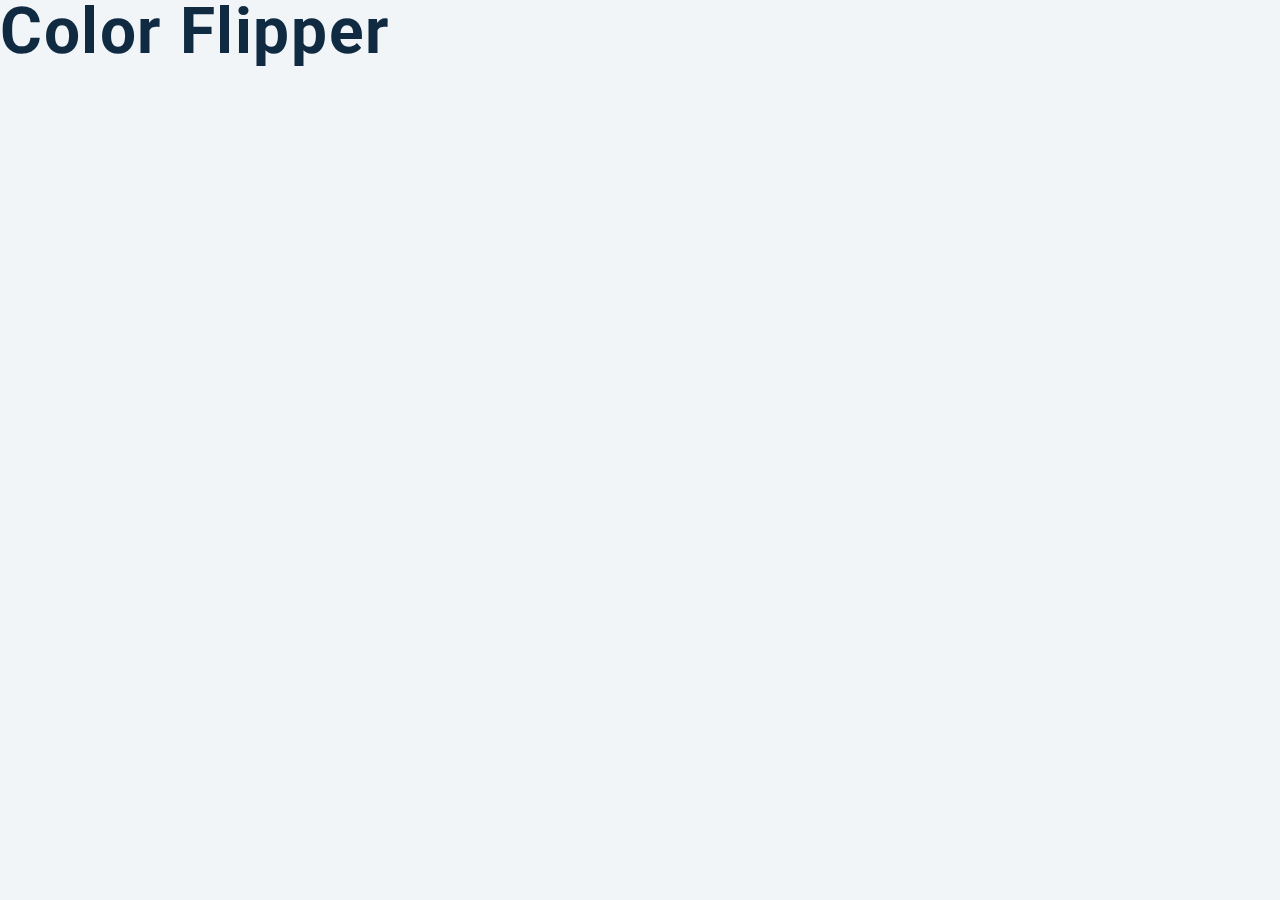
<file: 01-color-flipper/setup/index.html>
<!DOCTYPE html>
<html lang="en">
  <head>
    <meta charset="UTF-8" />
    <meta name="viewport" content="width=device-width, initial-scale=1.0" />
    <title>Color Flipper || Simple</title>

    <!-- styles -->
    <link rel="stylesheet" href="styles.css" />
  </head>
  <body>
    <h1>color flipper</h1>
    <!-- javascript -->
    <script src="app.js"></script>
  </body>
</html>
</file>
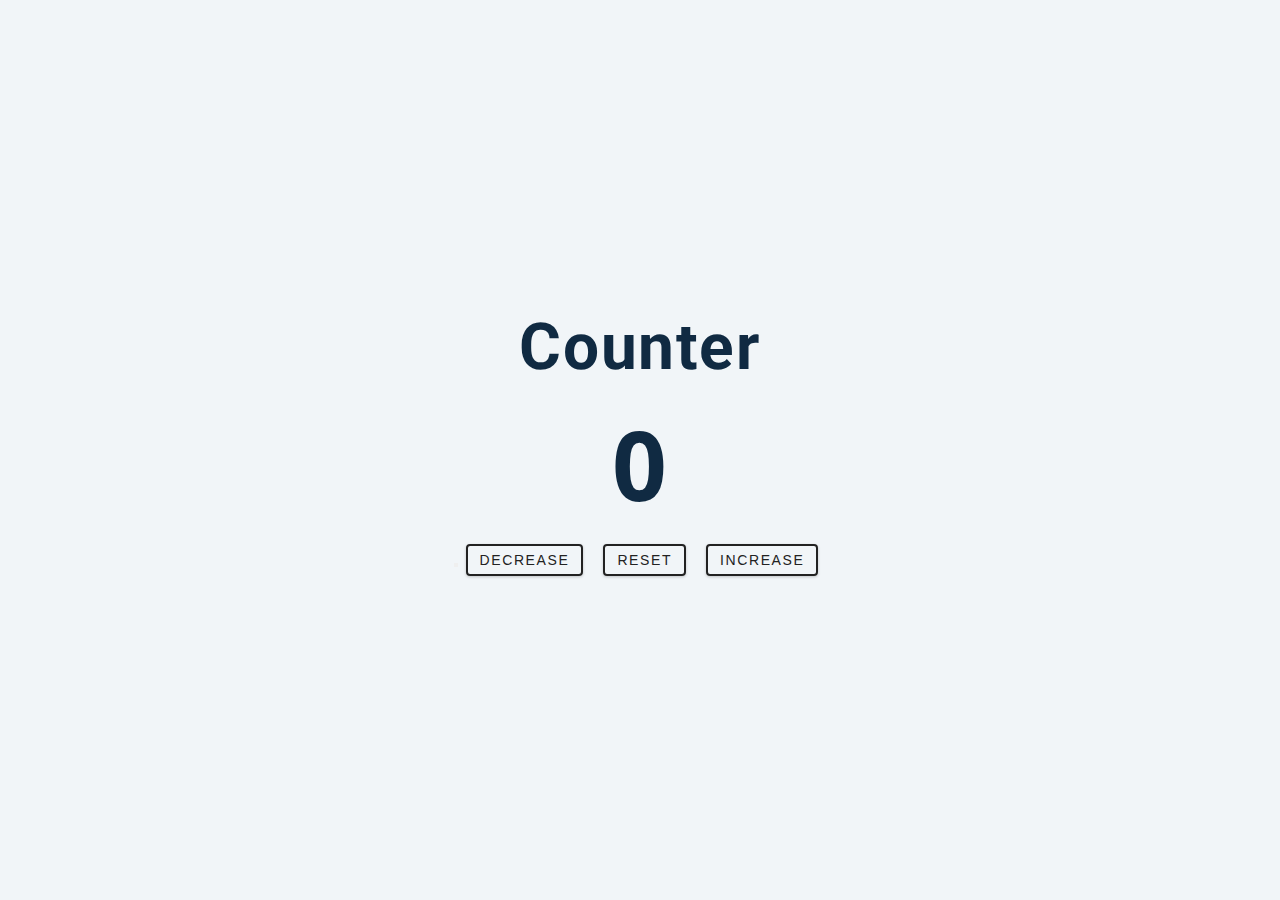
<file: 02-counter/setup/index.html>
<!DOCTYPE html>
<html lang="en">
  <head>
    <meta charset="UTF-8" />
    <meta name="viewport" content="width=device-width, initial-scale=1.0" />
    <title>Counter</title>

    <!-- styles -->
    <link rel="stylesheet" href="styles.css" />
  </head>
  <body>
    <main>
      <div class="container">
        <h1>
          Counter
        </h1>
        <span id="value">0</span>
        <br>
        <button class="button-container">
            <button class="btn decrease">decrease</button>
            <button class="btn reset">reset</button>
            <button class="btn increase">increase</button>
        </button>
      </div>
    </main>
    <!-- javascript -->
    <script src="app.js"></script>
  </body>
</html>
</file>
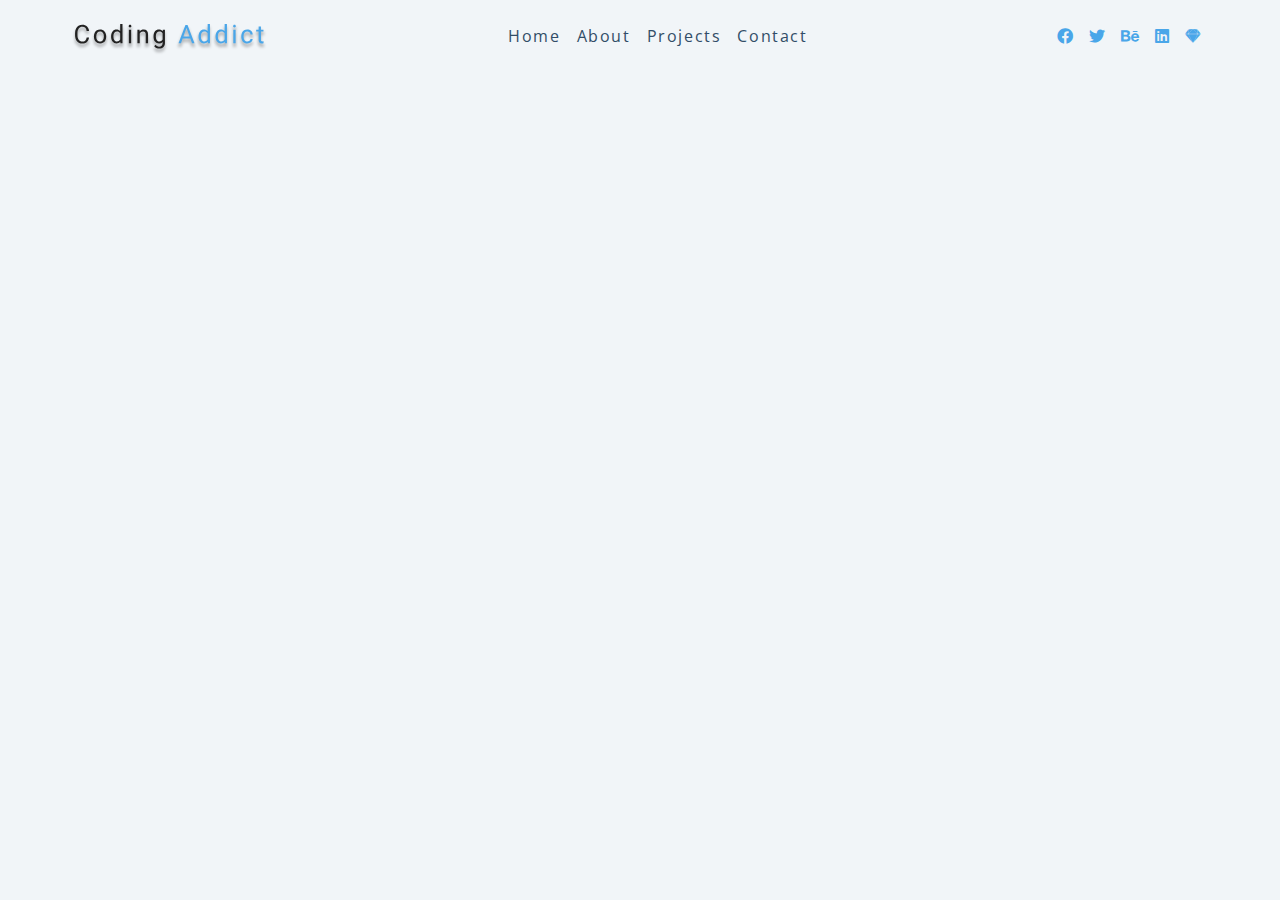
<file: 04-navbar/setup/index.html>
<!DOCTYPE html>
<html lang="en">
  <head>
    <meta charset="UTF-8" />
    <meta name="viewport" content="width=device-width, initial-scale=1.0" />
    <title>Navbar</title>
    <!-- font-awesome -->
    <link
      rel="stylesheet"
      href="https://cdnjs.cloudflare.com/ajax/libs/font-awesome/5.14.0/css/all.min.css"
    />

    <!-- styles -->
    <link rel="stylesheet" href="styles.css" />
  </head>
  <body>
    <div class="nav-center">
      <!--nav header-->
      <div class="nav-header">
        <img src="./logo.svg" class="logo" alt="logo">
        <button class="nav-toggle">
          <i class="fas fa-bars"></i>
        </button>
      </div>
      <!-- links -->
      <ul class="links">
        <li>
          <a href="index.html">home</a>
        </li>
        <li>
          <a href="about.html">about</a>
        </li>
        <li>
          <a href="projects.html">projects</a>
        </li>
        <li>
          <a href="contact.html">contact</a>
        </li>
      </ul>
      <!-- social media -->
      <ul class="social-icons">
        <li>
          <a href="https://www.twitter.com">
            <i class="fab fa-facebook"></i>
          </a>
        </li>
        <li>
          <a href="https://www.twitter.com">
            <i class="fab fa-twitter"></i>
          </a>
        </li>
        <li>
          <a href="https://www.twitter.com">
            <i class="fab fa-behance"></i>
          </a>
        </li>
        <li>
          <a href="https://www.twitter.com">
            <i class="fab fa-linkedin"></i>
          </a>
        </li>
        <li>
          <a href="https://www.twitter.com">
            <i class="fab fa-sketch"></i>
          </a>
        </li>
      </ul>
    </div>
    <!-- javascript -->
    <script src="app.js"></script>
  </body>
</html>
</file>
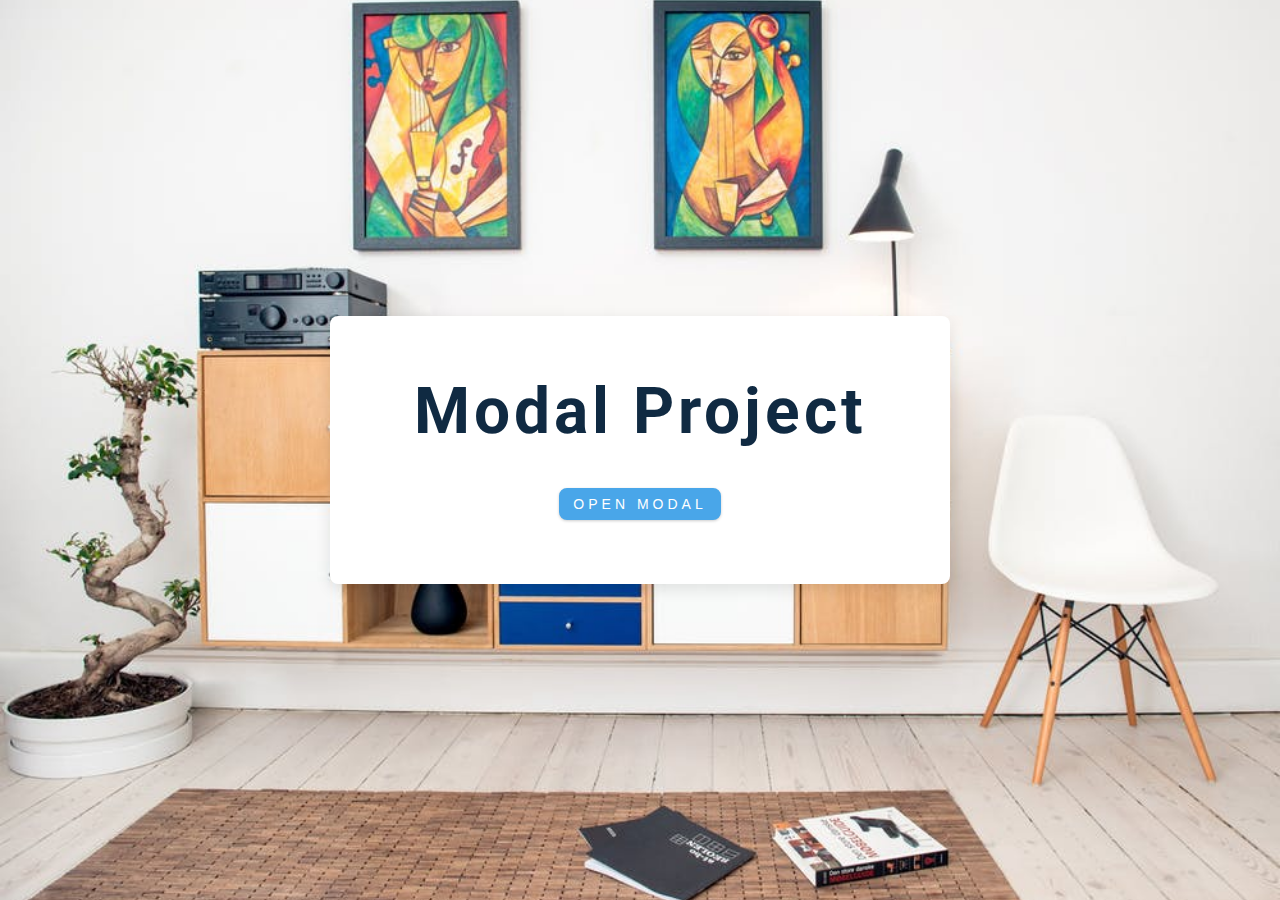
<file: 06-modal/setup/index.html>
<!DOCTYPE html>
<html lang="en">
  <head>
    <meta charset="UTF-8" />
    <meta name="viewport" content="width=device-width, initial-scale=1.0" />
    <title>Modal</title>
    <!-- font-awesome -->
    <link
      rel="stylesheet"
      href="https://cdnjs.cloudflare.com/ajax/libs/font-awesome/5.14.0/css/all.min.css"
    />
    <!-- styles -->
    <link rel="stylesheet" href="styles.css" />
  </head>
  <body>
    <!--hero-->
    <header class="hero">
      <div class="banner">
        <h1>modal project</h1>
        <button class="btn modal-btn">
          open modal
        </button>
      </div>
    </header>
    <!--end hero-->
    <!--modal-->
    <div class="modal-overlay">
      <div class="modal-container">
         <h3>modal content</h3>
         <button class="close-btn">
           <i class="fas fa-times"></i>
         </button>
      </div>
    </div>    
    <!-- javascript -->
    <script src="app.js"></script>
  </body>
</html>
</file>
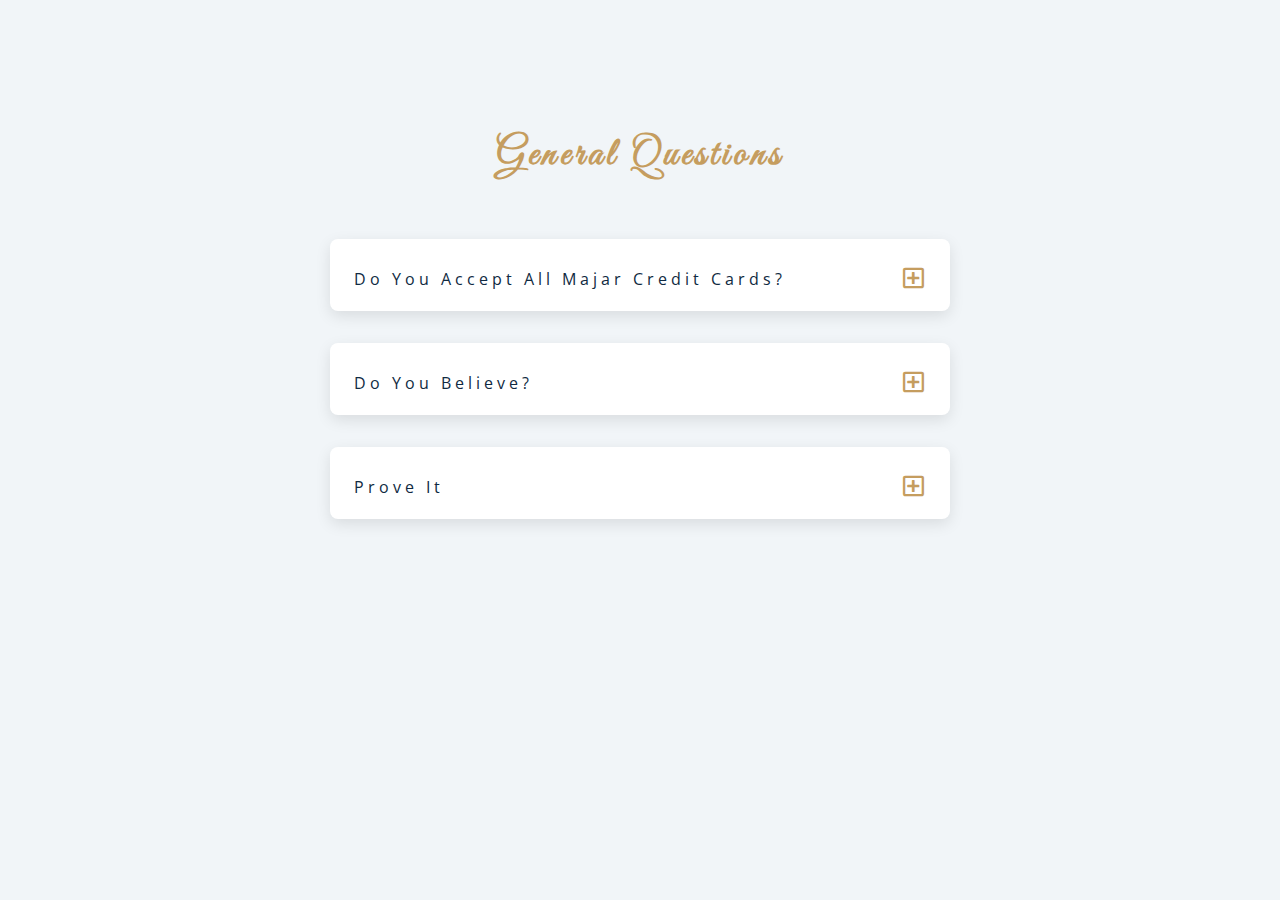
<file: 07-questions/setup/index.html>
<!DOCTYPE html>
<html lang="en">
  <head>
    <meta charset="UTF-8" />
    <meta name="viewport" content="width=device-width, initial-scale=1.0" />
    <title>Q & A</title>
    <!-- font-awesome -->
    <link
      rel="stylesheet"
      href="https://cdnjs.cloudflare.com/ajax/libs/font-awesome/5.14.0/css/all.min.css"
    />
    <!-- extra fonts -->
    <link
      href="https://fonts.googleapis.com/css?family=Great+Vibes&display=swap"
      rel="stylesheet"
    />
    <!-- styles -->
    <link rel="stylesheet" href="styles.css" />
  </head>
  <body>
    <section class="questions">
      <!--title-->
      <div class="title">
        <h2>general questions</h2>
      </div>
      <!--questions-->
      <div class="section-center">
        <!--single question-->
        <article class="question">
          <!--question title-->
          <div class="question-title">
            <p>do you accept all majar credit cards?</p>
            <button type="button" class="question-btn">
              <span class="plus-icon">
                <i class="far fa-plus-square"></i>
              </span>
              <span class="minus-icon">
                <i class="far fa-minus-square"></i>
              </span>
            </button>
          </div>
          <!--question text-->
          <div class="question-text">
            <p>Lorem ipsum dolor sit amet, consectetur adipisicing elit. Corrupti, pariatur ad mollitia voluptatum ab velit dicta voluptatem totam praesentium non!</p>
          </div>
        </article>
        <!--end question-->
        <!--single question-->
        <article class="question">
          <!--question title-->
          <div class="question-title">
            <p>do you believe?</p>
            <button type="button" class="question-btn">
              <span class="plus-icon">
                <i class="far fa-plus-square"></i>
              </span>
              <span class="minus-icon">
                <i class="far fa-minus-square"></i>
              </span>
            </button>
          </div>
          <!--question text-->
          <div class="question-text">
            <p>Lorem ipsum dolor sit amet, consectetur adipisicing elit. Corrupti, pariatur ad mollitia voluptatum ab velit dicta voluptatem totam praesentium non!</p>
          </div>
        </article>
        <!--end question-->
        <!--single question-->
        <article class="question">
          <!--question title-->
          <div class="question-title">
            <p>prove it</p>
            <button type="button" class="question-btn">
              <span class="plus-icon">
                <i class="far fa-plus-square"></i>
              </span>
              <span class="minus-icon">
                <i class="far fa-minus-square"></i>
              </span>
            </button>
          </div>
          <!--question text-->
          <div class="question-text">
            <p>Lorem ipsum dolor sit amet, consectetur adipisicing elit. Corrupti, pariatur ad mollitia voluptatum ab velit dicta voluptatem totam praesentium non!</p>
          </div>
        </article>
        <!--end question-->
      </div>
    </section>
    <!-- javascript -->
    <script src="app.js"></script>
  </body>
</html>
</file>
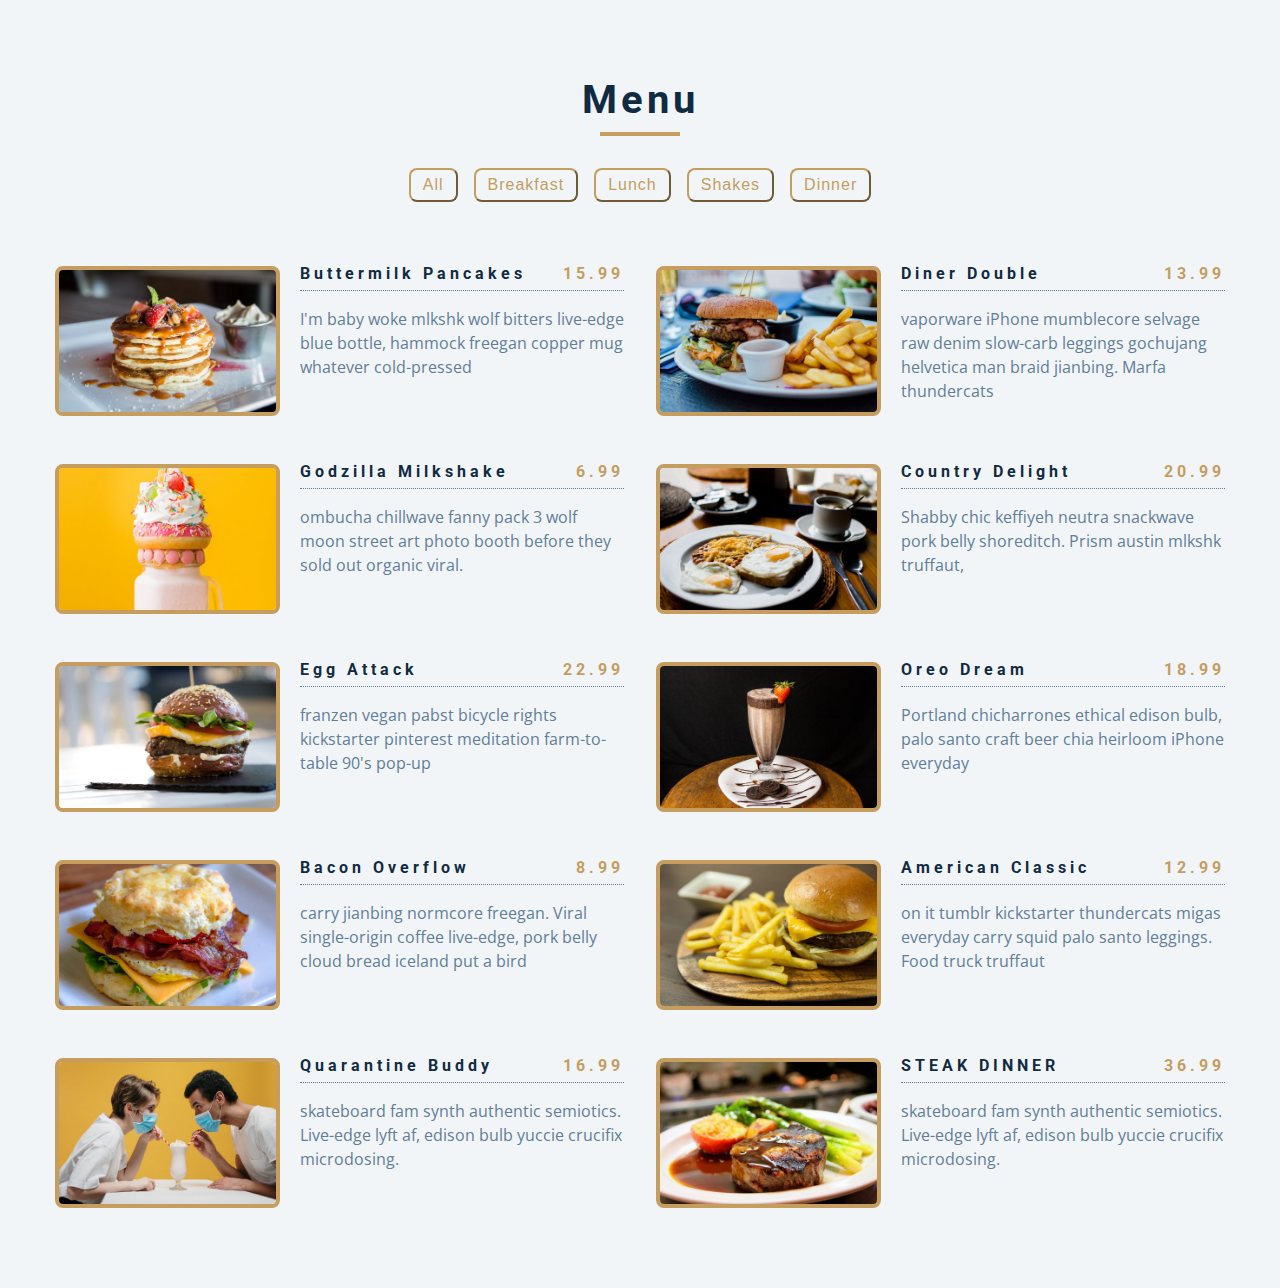
<file: 08-menu/setup/index.html>
<!DOCTYPE html>
<html lang="en">
  <head>
    <meta charset="UTF-8" />
    <meta name="viewport" content="width=device-width, initial-scale=1.0" />
    <title>Starter</title>
    <!-- font-awesome -->
    <link
      rel="stylesheet"
      href="https://cdnjs.cloudflare.com/ajax/libs/font-awesome/5.14.0/css/all.min.css"
    />
    <!-- styles -->
    <link rel="stylesheet" href="styles.css" />
  </head>
  <body>
    <section class="menu">
      <!--title-->
      <div class="title">
        <h2>menu</h2>
        <div class="underline"></div>
      </div>
      <!--filtter buttons-->
      <div class="btn-container">
        <!--<button class="filter-btn" type="button" data-id="all">all
        </button>
        <button class="filter-btn" type="button" data-id="breakfast">breakfast
        </button>
        <button class="filter-btn" type="button" data-id="lunch">lunch
        </button>
        <button class="filter-btn" type="button" data-id="shakes">shakes
        </button>-->
      </div>
      <!--menu items-->
      <div class="section-center">
        <!--single item-->
        <article class="menu-item">
          <img src="./menu-item.jpeg" class="photo" alt="menu-item">
          <div class="item-info">
            <header>
              <h4>buttermilk pancakes</h4>
              <h4 class="price">$15</h4>
            </header>
            <p class="item-text">
              Lorem ipsum dolor sit amet, consectetur adipisicing elit. Quis aliquam quos exercitationem similique dolore odit ex hic illo nesciunt velit?
            </p>
          </div>
        </article>
        <!--end single item-->

      </div>
    </section>
    <!-- javascript -->
    <script src="app.js"></script>
  </body>
</html>
</file>
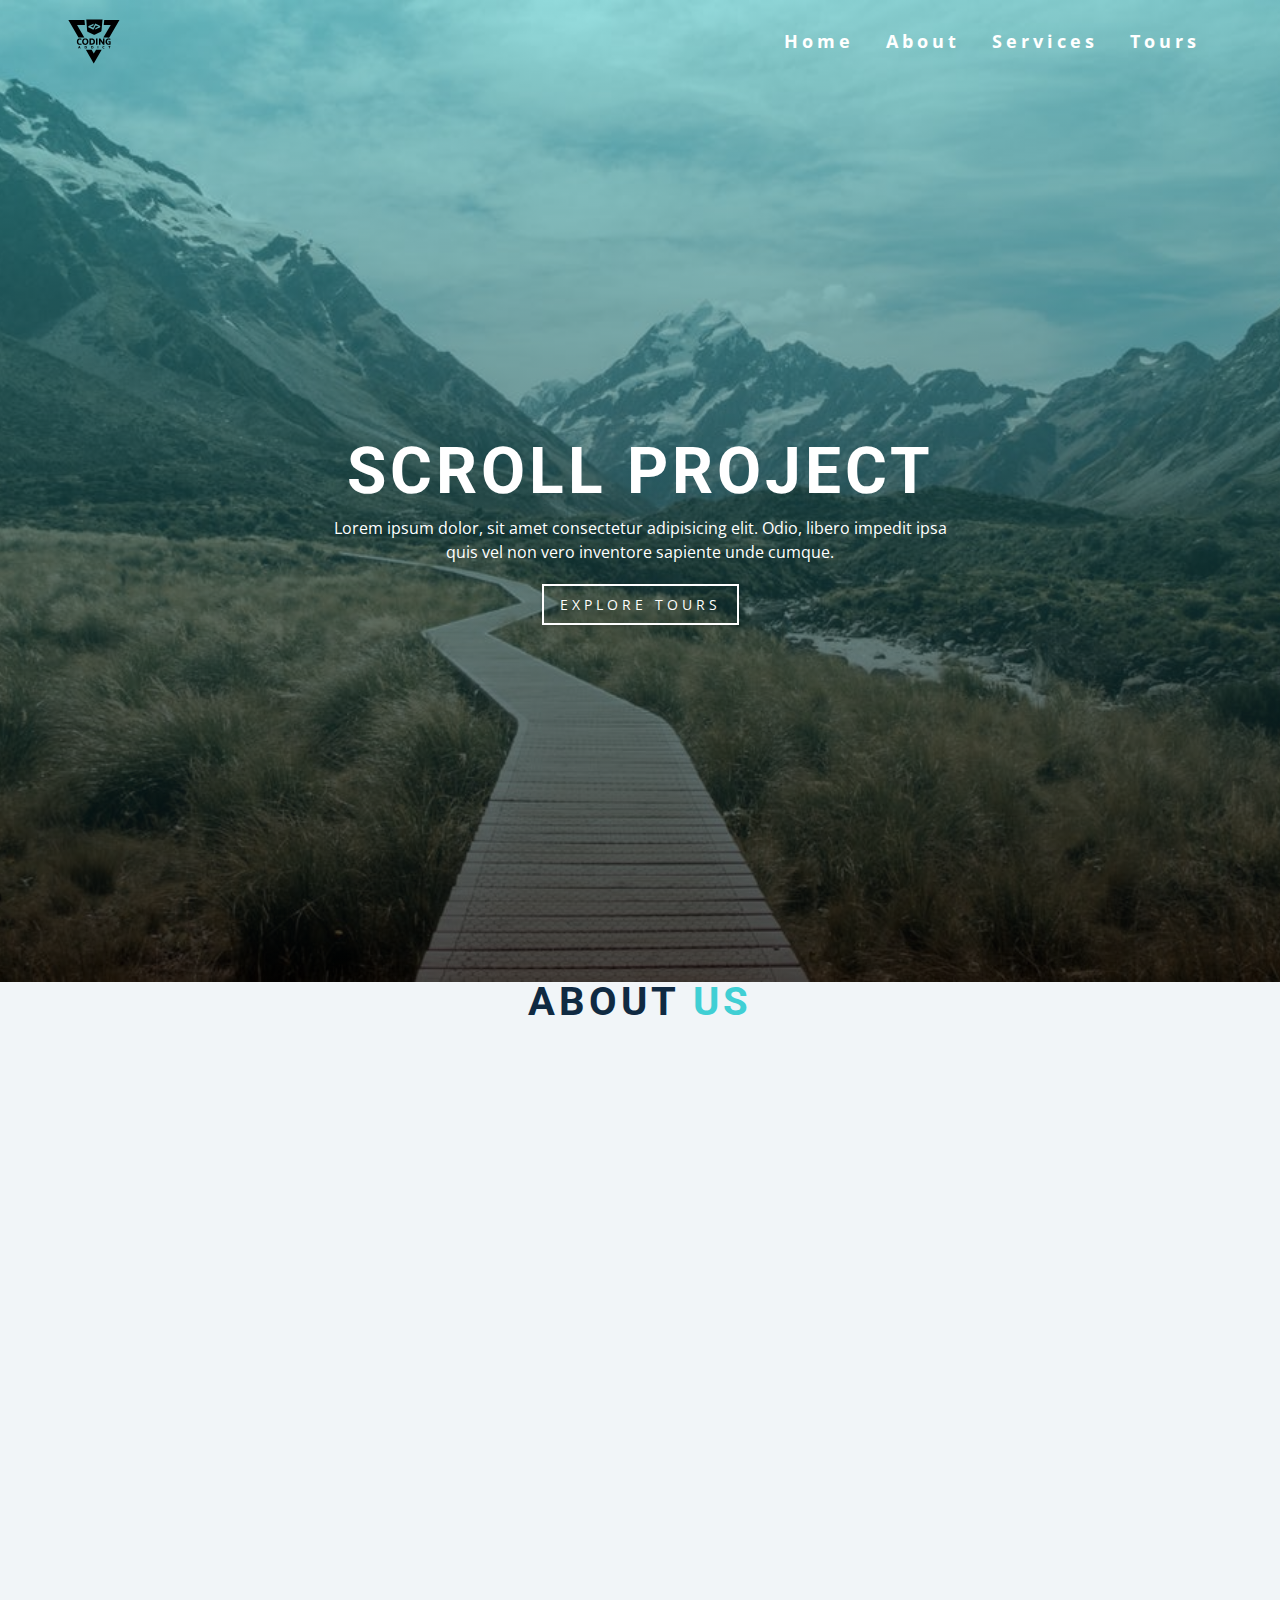
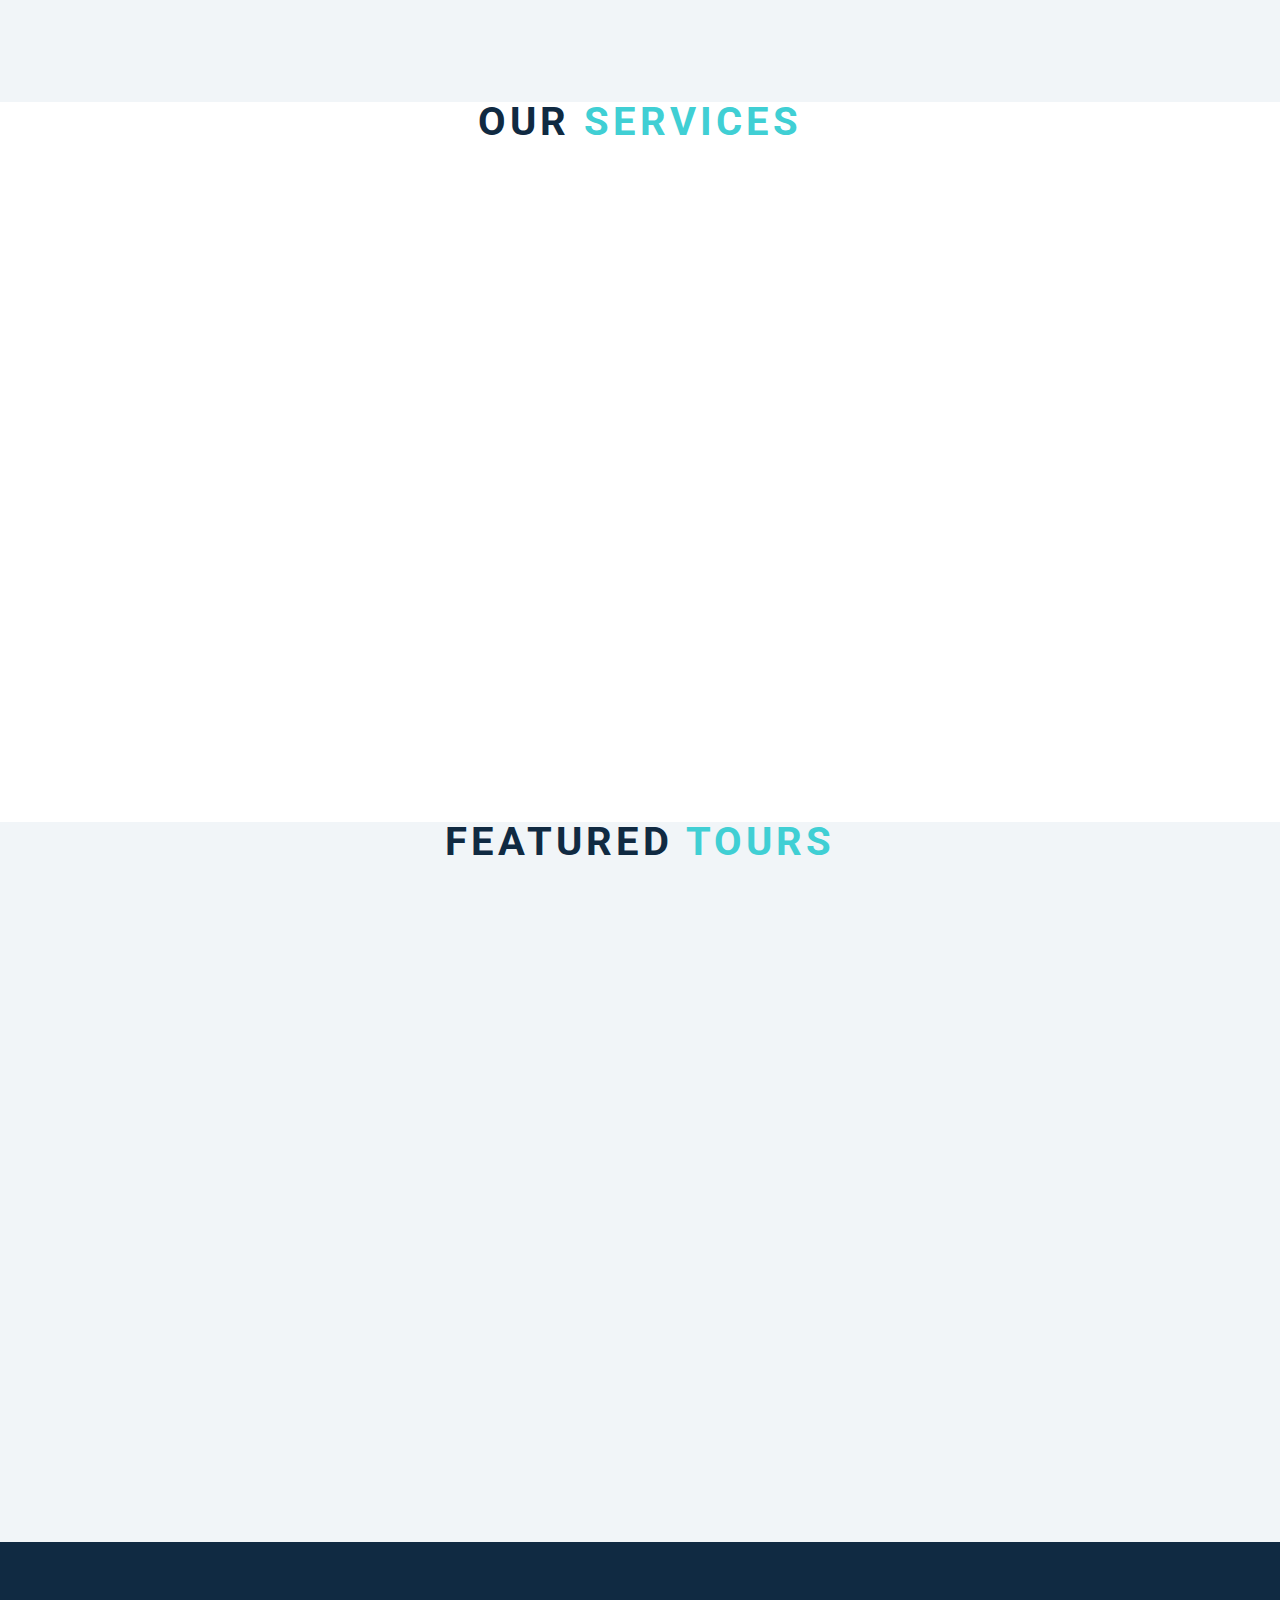
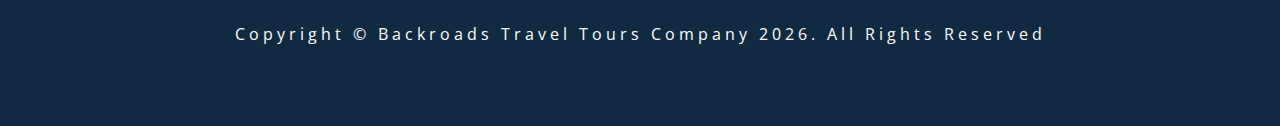
<file: 10-scroll/setup/index.html>
<!DOCTYPE html>
<html lang="en">
  <head>
    <meta charset="UTF-8" />
    <meta name="viewport" content="width=device-width, initial-scale=1.0" />
    <title>Scroll</title>
    <!-- font-awesome -->
    <link
      rel="stylesheet"
      href="https://cdnjs.cloudflare.com/ajax/libs/font-awesome/5.14.0/css/all.min.css"
    />
    <!-- styles -->
    <link rel="stylesheet" href="styles.css" />
  </head>
  <body>
    <!--header-->
    <header id="home">
      <!--navbar-->
      <nav id="nav">
        <div class="nav-center">
          <!--nav header-->
          <div class="nav-header">
            <img src="./logo.svg" alt="logo" class="logo" />
            <button class="nav-toggle">
              <i class="fas fa-bars"></i>
            </button>
          </div>
          <!--links-->
          <div class="links-container">
            <ul class="links">
              <li>
                <a href="#home" class="scroll-link">home</a>
              </li>
              <li>
                <a href="#about" class="scroll-link">about</a>
              </li>
              <li>
                <a href="#services" class="scroll-link">services</a>
              </li>
              <li>
                <a href="#tours" class="scroll-link">tours</a>
              </li>
            </ul>
          </div>
        </div>
      </nav>
      <!--banner-->
      <div class="banner">
        <div class="container">
          <h1>scroll project</h1>
          <p>
            Lorem ipsum dolor, sit amet consectetur adipisicing elit. Odio,
            libero impedit ipsa quis vel non vero inventore sapiente unde
            cumque.
          </p>
          <a href="#tours" class="scroll-link btn btn-white">explore tours</a>
        </div>
      </div>
    </header>
    <!--about-->
    <section class="section" id="about">
      <div class="title">
        <h2>about <span>us</span></h2>
      </div>
    </section>
    <!--services-->
    <section class="section" id="services">
      <div class="title">
        <h2>our <span>services</span></h2>
      </div>
    </section>
    <!--tours-->
    <section class="section" id="tours">
      <div class="title">
        <h2>featured <span>tours</span></h2>
      </div>
    </section>
    <!--footer-->
    <footer class="section">
      <p>
        copyright &copy; backroads travel tours company
        <span id="date"></span>. all rights reserved
      </p>
    </footer>
    <!--back to top button-->
    <a href="#home" class="scroll-link top-link">
      <i class="fas fa-arrow-up"></i>
    </a>
    <!-- javascript -->
    <script src="app.js"></script>
  </body>
</html>
</file>
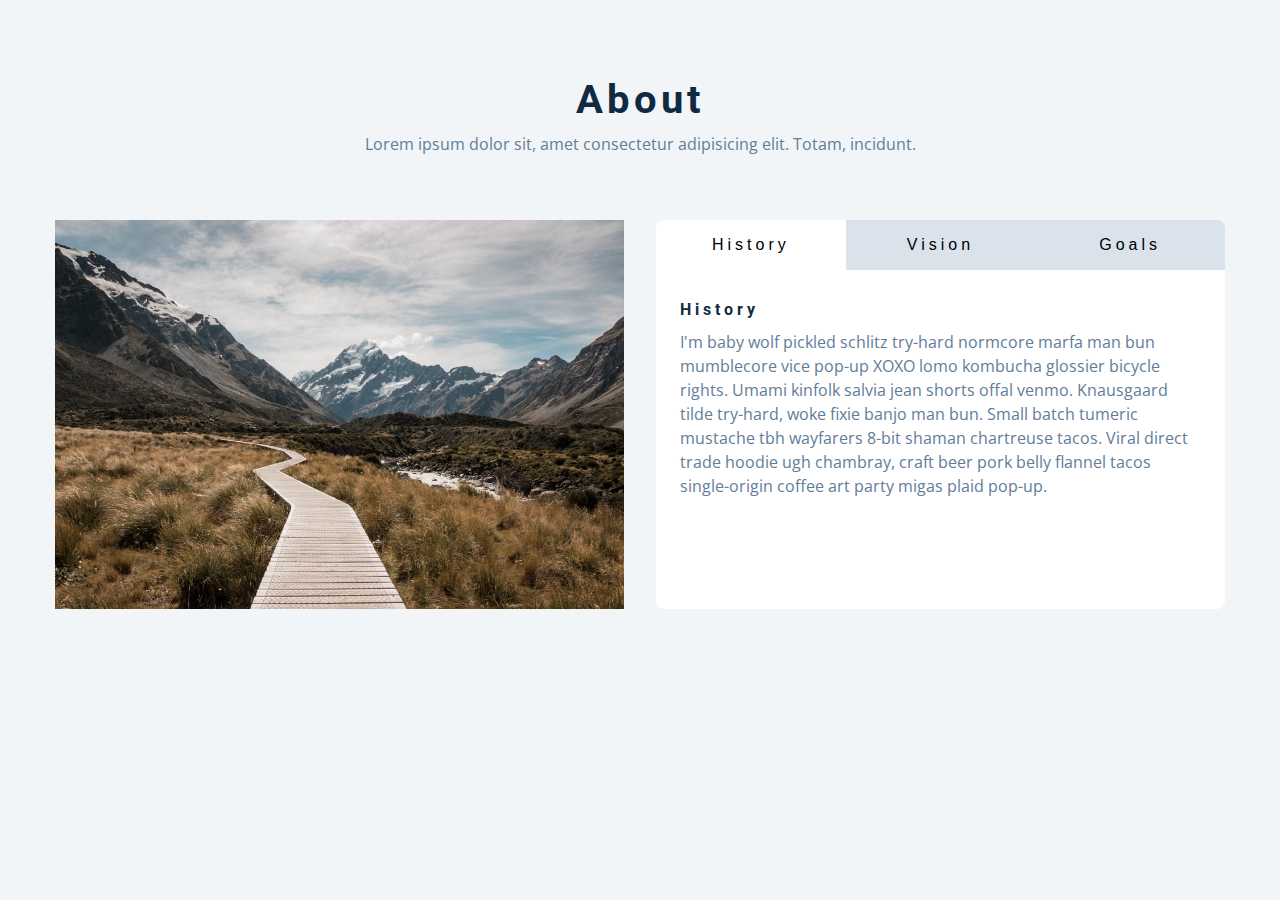
<file: 11-tabs/setup/index.html>
<!DOCTYPE html>
<html lang="en">

<head>
  <meta charset="UTF-8" />
  <meta name="viewport" content="width=device-width, initial-scale=1.0" />
  <title>Tabs</title>

  <!-- styles -->
  <link rel="stylesheet" href="styles.css" />
</head>

<body>
  <section class="section">
    <div class="title">
      <h2>about</h2>
      <p>Lorem ipsum dolor sit, amet consectetur adipisicing elit. Totam, incidunt.</p>
    </div>
    <div class="about-center section-center">
      <article>
        <img src="./hero-bcg.jpeg" alt="about-picture">
      </article>
      <article class="about">

        <!--btn-container-->
        <div class="btn-container">
          <button class="tab-btn active" data-id="history">history</button>
          <button class="tab-btn" data-id="vision">vision</button>
          <button class="tab-btn" data-id="goals">goals</button>
        </div>
        <article class="about-content">

          <!--single item-->
          <div class="content active" id="history">
            <h4>history</h4>
            <!-- history -->
            <p>
              I'm baby wolf pickled schlitz try-hard normcore marfa man bun mumblecore vice
              pop-up XOXO lomo kombucha glossier bicycle rights. Umami kinfolk salvia jean
              shorts offal venmo. Knausgaard tilde try-hard, woke fixie banjo man bun. Small
              batch tumeric mustache tbh wayfarers 8-bit shaman chartreuse tacos. Viral
              direct trade hoodie ugh chambray, craft beer pork belly flannel tacos
              single-origin coffee art party migas plaid pop-up.
            </p>
          </div>
          <!--end of single item-->

          <!--single item-->
          <div class="content" id="vision">
            <h4>vision</h4>
            <p>
              Man bun PBR&B keytar copper mug prism, hell of helvetica. Synth crucifix offal
              deep v hella biodiesel. Church-key listicle polaroid put a bird on it
              chillwave palo santo enamel pin, tattooed meggings franzen la croix cray.
              Retro yr aesthetic four loko tbh helvetica air plant, neutra palo santo tofu
              mumblecore. Hoodie bushwick pour-over jean shorts chartreuse shabby chic. Roof
              party hammock master cleanse pop-up truffaut, bicycle rights skateboard
              affogato readymade sustainable deep v live-edge schlitz narwhal.
            </p>
            <ul>
              <li>list item</li>
              <li>list item</li>
              <li>list item</li>
            </ul>
          </div>
          <!--end of single item-->

          <!--single item-->
          <div class="content" id="goals">
            <h4>goals</h4>
            <!-- goals -->
            <p>
              Chambray authentic truffaut, kickstarter brunch taxidermy vape heirloom four
              dollar toast raclette shoreditch church-key. Poutine etsy tote bag, cred
              fingerstache leggings cornhole everyday carry blog gastropub. Brunch biodiesel
              sartorial mlkshk swag, mixtape hashtag marfa readymade direct trade man braid
              cold-pressed roof party. Small batch adaptogen coloring book heirloom.
              Letterpress food truck hammock literally hell of wolf beard adaptogen everyday
              carry. Dreamcatcher pitchfork yuccie, banh mi salvia venmo photo booth quinoa
              chicharrones.
            </p>
          </div>
          <!--end of single item-->
        </article>
      </article>
    </div>
  </section>
  <!-- javascript -->
  <script src="app.js"></script>
</body>

</html>
</file>
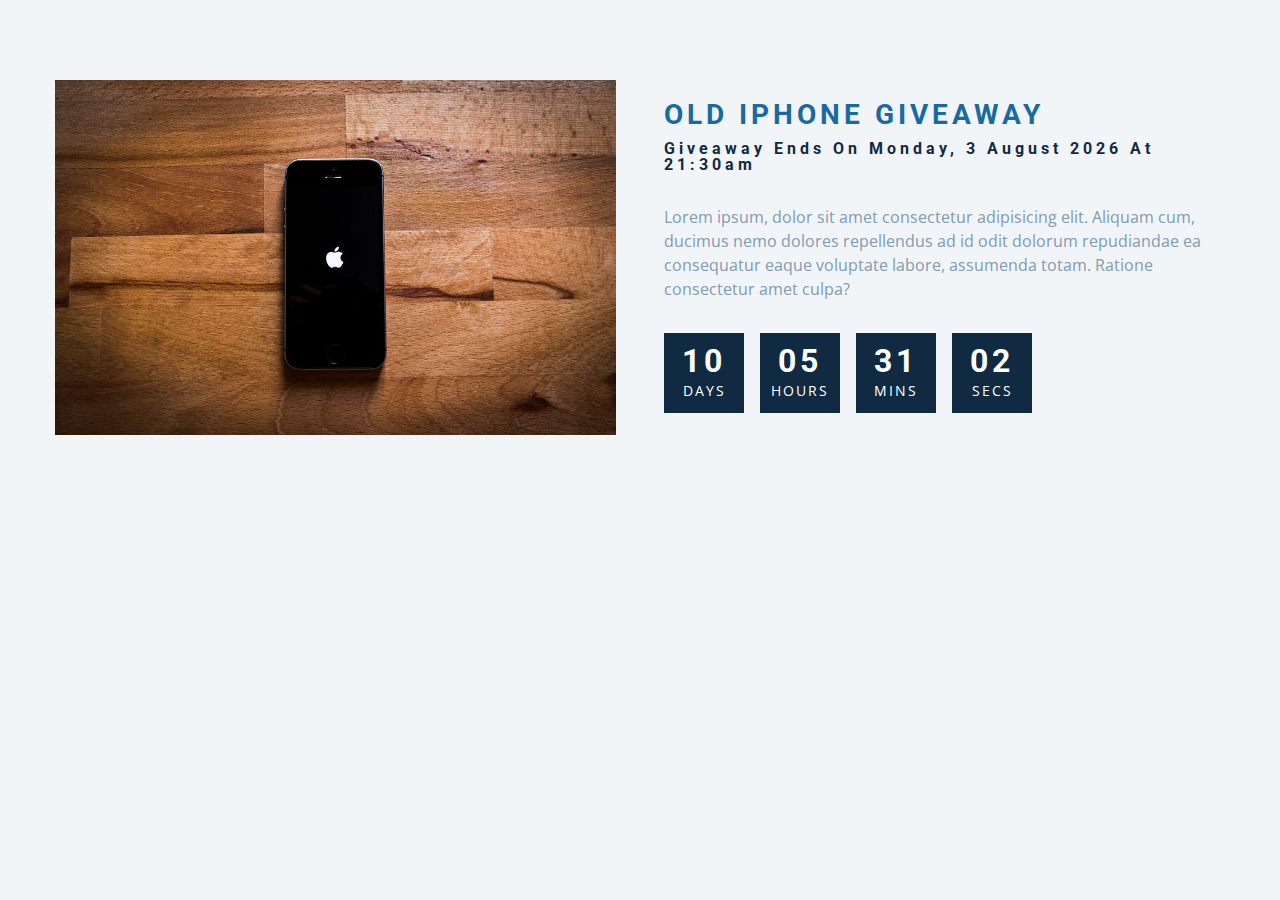
<file: 12-countdown-timer/setup/index.html>
<!DOCTYPE html>
<html lang="en">

<head>
  <meta charset="UTF-8" />
  <meta name="viewport" content="width=device-width, initial-scale=1.0" />
  <title>Countdown</title>

  <!-- styles -->
  <link rel="stylesheet" href="styles.css" />
</head>

<body>
  <section class="section-center">
    <!--image-->
    <article class="gift-img">
      <img src="./gift.jpeg" alt="gift picture" />
    </article>
    <!--info-->
    <article class="gift-info">
      <h3>old iphone giveaway</h3>
      <h4 class="giveaway">
        giveaway ends on octuber, 45 at 800 am
      </h4>
      <p>
        Lorem ipsum, dolor sit amet consectetur adipisicing elit. Aliquam cum, ducimus nemo dolores repellendus ad id
        odit dolorum repudiandae ea consequatur eaque voluptate labore, assumenda totam. Ratione consectetur amet culpa?
      </p>
      <div class="deadline">
        <!--days-->
        <div class="deadline-format">
          <div>
            <h4 class="days">34</h4>
            <span>days</span>
          </div>
        </div>
        <!--end of item-->
        <!--hours-->
        <div class="deadline-format">
          <div>
            <h4 class="hours">34</h4>
            <span>hours</span>
          </div>
        </div>
        <!--end of item-->
        <!--mins-->
        <div class="deadline-format">
          <div>
            <h4 class="mins">34</h4>
            <span>mins</span>
          </div>
        </div>
        <!--end of item-->
        <!--secs-->
        <div class="deadline-format">
          <div>
            <h4 class="secs">34</h4>
            <span>secs</span>
          </div>
        </div>
        <!--end of item-->
      </div>
    </article>
  </section>
  <!-- javascript -->
  <script src="app.js"></script>
</body>

</html>
</file>
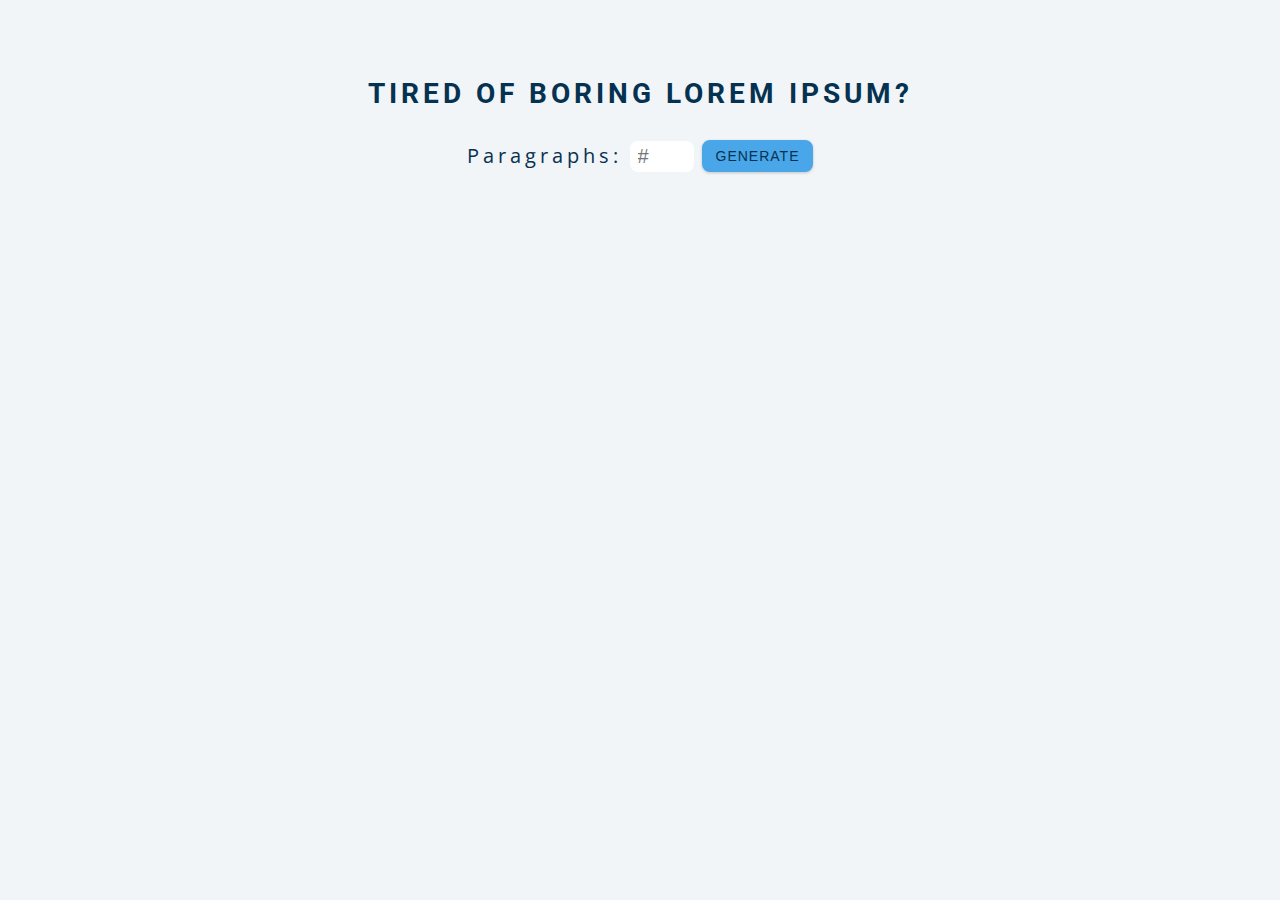
<file: 13-lorem-ipsum/setup/index.html>
<!DOCTYPE html>
<html lang="en">

<head>
  <meta charset="UTF-8" />
  <meta name="viewport" content="width=device-width, initial-scale=1.0" />
  <title>Lorem Ipsum</title>

  <!-- styles -->
  <link rel="stylesheet" href="styles.css" />
</head>

<body>
  <section class="section-center">
    <h3>tired of boring lorem ipsum?</h3>
    <form action="" class="lorem-form">
      <label for="amount">paragraphs:</label>
      <input type="number" name="amount" id="amount" placeholder="#">
      <button type="submit" class="btn">generate</button>
    </form>
    <article class="lorem-text"></article>
  </section>
  <!-- javascript -->
  <script src="app.js"></script>
</body>

</html>
</file>
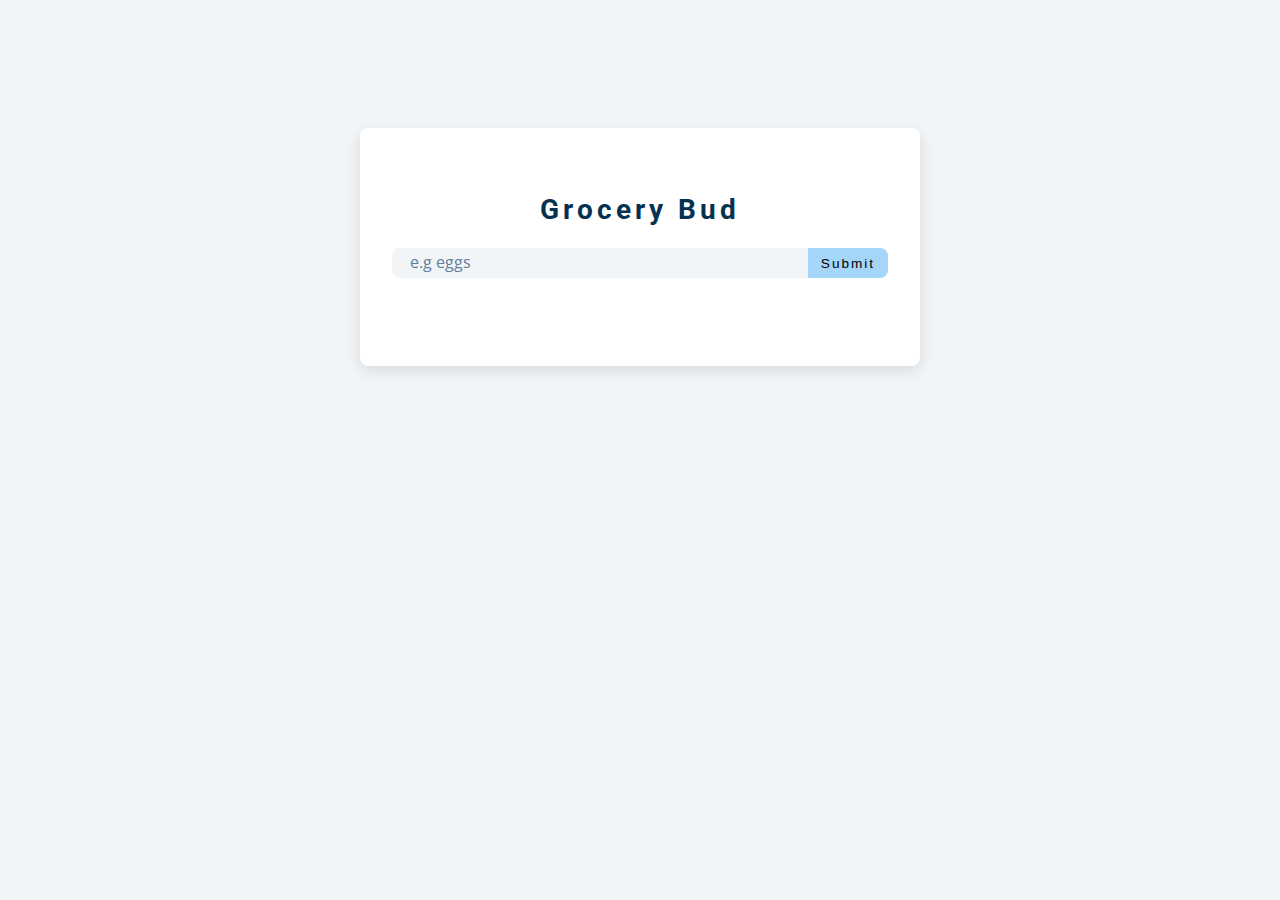
<file: 14-grocery-bud/setup/index.html>
<!DOCTYPE html>
<html lang="en">
  <head>
    <meta charset="UTF-8" />
    <meta name="viewport" content="width=device-width, initial-scale=1.0" />
    <title>Grocery Bud</title>
    <!-- font-awesome -->
    <link
      rel="stylesheet"
      href="https://cdnjs.cloudflare.com/ajax/libs/font-awesome/5.14.0/css/all.min.css"
    />
    <!-- styles -->
    <link rel="stylesheet" href="styles.css" />
  </head>

  <body>
    <section class="section-center">
      <!--form-->
      <form action="" class="grocery-form">
        <p class="alert"></p>
        <h3>grocery bud</h3>
        <div class="form-control">
          <input type="text" id="grocery" placeholder="e.g eggs" />
          <button type="submit" class="submit-btn">submit</button>
        </div>
      </form>
      <!--list-->
      <div class="grocery-container">
        <div class="grocery-list">
          <!--here u add the dinamically created item-->
        </div> 
        <!--buttton-->
        <button type="button" class="clear-btn">clear items</button>
      </div>
    </section>
    <!-- javascript -->
    <script src="app.js"></script>
  </body>
</html>
</file>
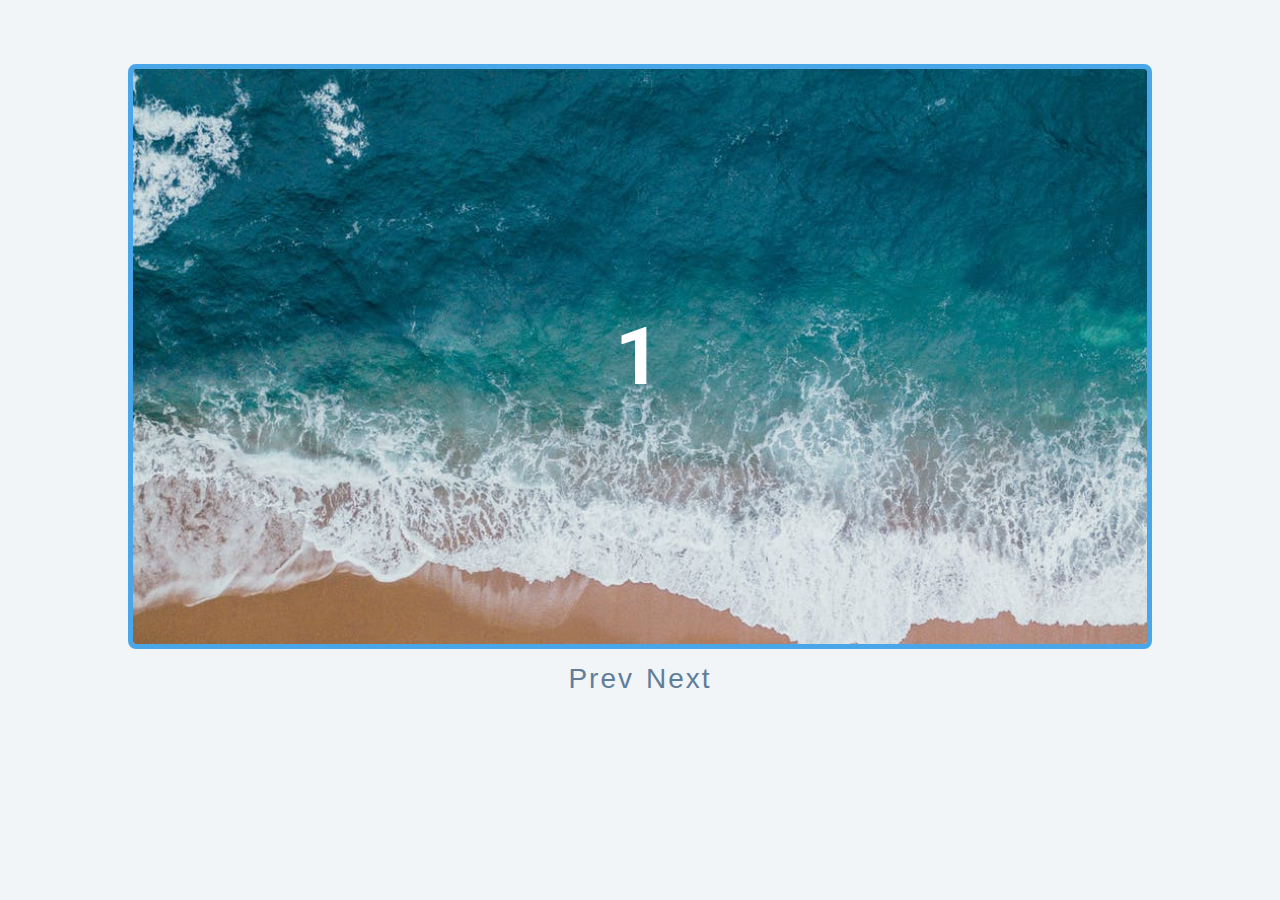
<file: 15-slider/setup/index.html>
<!DOCTYPE html>
<html lang="en">

<head>
  <meta charset="UTF-8" />
  <meta name="viewport" content="width=device-width, initial-scale=1.0" />
  <title>Slider</title>

  <!-- styles -->
  <link rel="stylesheet" href="styles.css" />
</head>

<body>
  <div class="slider-container">
    <div class="slide">
      <img src="./img-1.jpeg" class="slide-img" alt="imagen-1">
      <h1>1</h1>
    </div>
    <div class="slide">
      <h1>2</h1>
    </div>
    <div class="slide">
      <h1>3</h1>
    </div>
    <div class="slide">
      <div>
        <img src="./person-1.jpeg" class="person-img" alt="person-img">
        <h4>Susan Doe</h4>
        <h1>4</h1>
      </div>
    </div>
  </div>
  <div class="btn-container">
    <button class="prevBtn" type="button">prev</button>
    <button class="nextBtn" type="button">next</button>
  </div>
  <!-- javascript -->
  <script src="app.js"></script>
</body>

</html>
</file>
<file: 01-color-flipper/setup/styles.css>
/*
=============== 
Fonts
===============
*/
@import url("https://fonts.googleapis.com/css?family=Open+Sans|Roboto:400,700&display=swap");

/*
=============== 
Variables
===============
*/

:root {
  /* dark shades of primary color*/
  --clr-primary-1: hsl(205, 86%, 17%);
  --clr-primary-2: hsl(205, 77%, 27%);
  --clr-primary-3: hsl(205, 72%, 37%);
  --clr-primary-4: hsl(205, 63%, 48%);
  /* primary/main color */
  --clr-primary-5: hsl(205, 78%, 60%);
  /* lighter shades of primary color */
  --clr-primary-6: hsl(205, 89%, 70%);
  --clr-primary-7: hsl(205, 90%, 76%);
  --clr-primary-8: hsl(205, 86%, 81%);
  --clr-primary-9: hsl(205, 90%, 88%);
  --clr-primary-10: hsl(205, 100%, 96%);
  /* darkest grey - used for headings */
  --clr-grey-1: hsl(209, 61%, 16%);
  --clr-grey-2: hsl(211, 39%, 23%);
  --clr-grey-3: hsl(209, 34%, 30%);
  --clr-grey-4: hsl(209, 28%, 39%);
  /* grey used for paragraphs */
  --clr-grey-5: hsl(210, 22%, 49%);
  --clr-grey-6: hsl(209, 23%, 60%);
  --clr-grey-7: hsl(211, 27%, 70%);
  --clr-grey-8: hsl(210, 31%, 80%);
  --clr-grey-9: hsl(212, 33%, 89%);
  --clr-grey-10: hsl(210, 36%, 96%);
  --clr-white: #fff;
  --clr-red-dark: hsl(360, 67%, 44%);
  --clr-red-light: hsl(360, 71%, 66%);
  --clr-green-dark: hsl(125, 67%, 44%);
  --clr-green-light: hsl(125, 71%, 66%);
  --clr-black: #222;
  --ff-primary: "Roboto", sans-serif;
  --ff-secondary: "Open Sans", sans-serif;
  --transition: all 0.3s linear;
  --spacing: 0.1rem;
  --radius: 0.25rem;
  --light-shadow: 0 5px 15px rgba(0, 0, 0, 0.1);
  --dark-shadow: 0 5px 15px rgba(0, 0, 0, 0.2);
  --max-width: 1170px;
  --fixed-width: 620px;
}
/*
=============== 
Global Styles
===============
*/

*,
::after,
::before {
  margin: 0;
  padding: 0;
  box-sizing: border-box;
}
body {
  font-family: var(--ff-secondary);
  background: var(--clr-grey-10);
  color: var(--clr-grey-1);
  line-height: 1.5;
  font-size: 0.875rem;
}
ul {
  list-style-type: none;
}
a {
  text-decoration: none;
}
h1,
h2,
h3,
h4 {
  letter-spacing: var(--spacing);
  text-transform: capitalize;
  line-height: 1.25;
  margin-bottom: 0.75rem;
  font-family: var(--ff-primary);
}
h1 {
  font-size: 3rem;
}
h2 {
  font-size: 2rem;
}
h3 {
  font-size: 1.25rem;
}
h4 {
  font-size: 0.875rem;
}
p {
  margin-bottom: 1.25rem;
  color: var(--clr-grey-5);
}
@media screen and (min-width: 800px) {
  h1 {
    font-size: 4rem;
  }
  h2 {
    font-size: 2.5rem;
  }
  h3 {
    font-size: 1.75rem;
  }
  h4 {
    font-size: 1rem;
  }
  body {
    font-size: 1rem;
  }
  h1,
  h2,
  h3,
  h4 {
    line-height: 1;
  }
}
/*  global classes */

/* section */
.section {
  padding: 5rem 0;
}

.section-center {
  width: 90vw;
  margin: 0 auto;
  max-width: 1170px;
}
@media screen and (min-width: 992px) {
  .section-center {
    width: 95vw;
  }
}
main {
  min-height: 100vh;
  display: grid;
  place-items: center;
}

/*
=============== 
Nav
===============
*/
nav {
  background: var(--clr-white);
  height: 3rem;
  display: grid;
  align-items: center;
  box-shadow: var(--dark-shadow);
}
.nav-center {
  width: 90vw;
  max-width: var(--fixed-width);
  margin: 0 auto;
  display: flex;
  align-items: center;
  justify-content: space-between;
}
.nav-center h4 {
  margin-bottom: 0;
  color: var(--clr-primary-5);
}
.nav-links {
  display: flex;
}
nav a {
  text-transform: capitalize;
  font-weight: 700;
  font-size: 1rem;
  color: var(--clr-primary-1);
  letter-spacing: var(--spacing);
  margin-right: 1rem;
}
nav a:hover {
  color: var(--clr-primary-5);
}
/*
=============== 
Container
===============
*/
main {
  min-height: calc(100vh - 3rem);
  display: grid;
  place-items: center;
}
.container {
  text-align: center;
}
.container h2 {
  background: var(--clr-black);
  color: var(--clr-white);
  padding: 1rem;
  border-radius: var(--radius);
  margin-bottom: 2.5rem;
}
.color {
  color: var(--clr-primary-5);
}
.btn-hero {
  font-family: var(--ff-primary);
  text-transform: uppercase;
  background: transparent;
  color: var(--clr-black);
  letter-spacing: var(--spacing);
  display: inline-block;
  font-weight: 700;
  transition: var(--transition);
  border: 2px solid var(--clr-black);
  cursor: pointer;
  box-shadow: 0 1px 3px rgba(0, 0, 0, 0.2);
  border-radius: var(--radius);
  font-size: 1rem;
  padding: 0.75rem 1.25rem;
}
.btn-hero:hover {
  color: var(--clr-white);
  background: var(--clr-black);
}
</file>
<file: 02-counter/setup/styles.css>
/*
=============== 
Fonts
===============
*/
@import url("https://fonts.googleapis.com/css?family=Open+Sans|Roboto:400,700&display=swap");

/*
=============== 
Variables
===============
*/

:root {
  /* dark shades of primary color*/
  --clr-primary-1: hsl(205, 86%, 17%);
  --clr-primary-2: hsl(205, 77%, 27%);
  --clr-primary-3: hsl(205, 72%, 37%);
  --clr-primary-4: hsl(205, 63%, 48%);
  /* primary/main color */
  --clr-primary-5: hsl(205, 78%, 60%);
  /* lighter shades of primary color */
  --clr-primary-6: hsl(205, 89%, 70%);
  --clr-primary-7: hsl(205, 90%, 76%);
  --clr-primary-8: hsl(205, 86%, 81%);
  --clr-primary-9: hsl(205, 90%, 88%);
  --clr-primary-10: hsl(205, 100%, 96%);
  /* darkest grey - used for headings */
  --clr-grey-1: hsl(209, 61%, 16%);
  --clr-grey-2: hsl(211, 39%, 23%);
  --clr-grey-3: hsl(209, 34%, 30%);
  --clr-grey-4: hsl(209, 28%, 39%);
  /* grey used for paragraphs */
  --clr-grey-5: hsl(210, 22%, 49%);
  --clr-grey-6: hsl(209, 23%, 60%);
  --clr-grey-7: hsl(211, 27%, 70%);
  --clr-grey-8: hsl(210, 31%, 80%);
  --clr-grey-9: hsl(212, 33%, 89%);
  --clr-grey-10: hsl(210, 36%, 96%);
  --clr-white: #fff;
  --clr-red-dark: hsl(360, 67%, 44%);
  --clr-red-light: hsl(360, 71%, 66%);
  --clr-green-dark: hsl(125, 67%, 44%);
  --clr-green-light: hsl(125, 71%, 66%);
  --clr-black: #222;
  --ff-primary: "Roboto", sans-serif;
  --ff-secondary: "Open Sans", sans-serif;
  --transition: all 0.3s linear;
  --spacing: 0.1rem;
  --radius: 0.25rem;
  --light-shadow: 0 5px 15px rgba(0, 0, 0, 0.1);
  --dark-shadow: 0 5px 15px rgba(0, 0, 0, 0.2);
  --max-width: 1170px;
  --fixed-width: 620px;
}
/*
=============== 
Global Styles
===============
*/

*,
::after,
::before {
  margin: 0;
  padding: 0;
  box-sizing: border-box;
}
body {
  font-family: var(--ff-secondary);
  background: var(--clr-grey-10);
  color: var(--clr-grey-1);
  line-height: 1.5;
  font-size: 0.875rem;
}
ul {
  list-style-type: none;
}
a {
  text-decoration: none;
}
h1,
h2,
h3,
h4 {
  letter-spacing: var(--spacing);
  text-transform: capitalize;
  line-height: 1.25;
  margin-bottom: 0.75rem;
  font-family: var(--ff-primary);
}
h1 {
  font-size: 3rem;
}
h2 {
  font-size: 2rem;
}
h3 {
  font-size: 1.25rem;
}
h4 {
  font-size: 0.875rem;
}
p {
  margin-bottom: 1.25rem;
  color: var(--clr-grey-5);
}
@media screen and (min-width: 800px) {
  h1 {
    font-size: 4rem;
  }
  h2 {
    font-size: 2.5rem;
  }
  h3 {
    font-size: 1.75rem;
  }
  h4 {
    font-size: 1rem;
  }
  body {
    font-size: 1rem;
  }
  h1,
  h2,
  h3,
  h4 {
    line-height: 1;
  }
}
/*  global classes */

/* section */
.section {
  padding: 5rem 0;
}

.section-center {
  width: 90vw;
  margin: 0 auto;
  max-width: 1170px;
}
@media screen and (min-width: 992px) {
  .section-center {
    width: 95vw;
  }
}
main {
  min-height: 100vh;
  display: grid;
  place-items: center;
}

/*
=============== 
Counter
===============
*/

main {
  min-height: 100vh;
  display: grid;
  place-items: center;
}
.container {
  text-align: center;
}
#value {
  font-size: 6rem;
  font-weight: bold;
}
.btn {
  text-transform: uppercase;
  background: transparent;
  color: var(--clr-black);
  padding: 0.375rem 0.75rem;
  letter-spacing: var(--spacing);
  display: inline-block;
  transition: var(--transition);
  font-size: 0.875rem;
  border: 2px solid var(--clr-black);
  cursor: pointer;
  box-shadow: 0 1px 3px rgba(0, 0, 0, 0.2);
  border-radius: var(--radius);
  margin: 0.5rem;
}
.btn:hover {
  color: var(--clr-white);
  background: var(--clr-black);
}
</file>
<file: 04-navbar/setup/styles.css>
/*
=============== 
Fonts
===============
*/
@import url('https://fonts.googleapis.com/css?family=Open+Sans|Roboto:400,700&display=swap');

/*
=============== 
Variables
===============
*/

:root {
  /* dark shades of primary color*/
  --clr-primary-1: hsl(205, 86%, 17%);
  --clr-primary-2: hsl(205, 77%, 27%);
  --clr-primary-3: hsl(205, 72%, 37%);
  --clr-primary-4: hsl(205, 63%, 48%);
  /* primary/main color */
  --clr-primary-5: hsl(205, 78%, 60%);
  /* lighter shades of primary color */
  --clr-primary-6: hsl(205, 89%, 70%);
  --clr-primary-7: hsl(205, 90%, 76%);
  --clr-primary-8: hsl(205, 86%, 81%);
  --clr-primary-9: hsl(205, 90%, 88%);
  --clr-primary-10: hsl(205, 100%, 96%);
  /* darkest grey - used for headings */
  --clr-grey-1: hsl(209, 61%, 16%);
  --clr-grey-2: hsl(211, 39%, 23%);
  --clr-grey-3: hsl(209, 34%, 30%);
  --clr-grey-4: hsl(209, 28%, 39%);
  /* grey used for paragraphs */
  --clr-grey-5: hsl(210, 22%, 49%);
  --clr-grey-6: hsl(209, 23%, 60%);
  --clr-grey-7: hsl(211, 27%, 70%);
  --clr-grey-8: hsl(210, 31%, 80%);
  --clr-grey-9: hsl(212, 33%, 89%);
  --clr-grey-10: hsl(210, 36%, 96%);
  --clr-white: #fff;
  --clr-red-dark: hsl(360, 67%, 44%);
  --clr-red-light: hsl(360, 71%, 66%);
  --clr-green-dark: hsl(125, 67%, 44%);
  --clr-green-light: hsl(125, 71%, 66%);
  --clr-black: #222;
  --ff-primary: 'Roboto', sans-serif;
  --ff-secondary: 'Open Sans', sans-serif;
  --transition: all 0.3s linear;
  --spacing: 0.1rem;
  --radius: 0.25rem;
  --light-shadow: 0 5px 15px rgba(0, 0, 0, 0.1);
  --dark-shadow: 0 5px 15px rgba(0, 0, 0, 0.2);
  --max-width: 1170px;
  --fixed-width: 620px;
}
/*
=============== 
Global Styles
===============
*/

*,
::after,
::before {
  margin: 0;
  padding: 0;
  box-sizing: border-box;
}
body {
  font-family: var(--ff-secondary);
  background: var(--clr-grey-10);
  color: var(--clr-grey-1);
  line-height: 1.5;
  font-size: 0.875rem;
}
ul {
  list-style-type: none;
}
a {
  text-decoration: none;
}
h1,
h2,
h3,
h4 {
  letter-spacing: var(--spacing);
  text-transform: capitalize;
  line-height: 1.25;
  margin-bottom: 0.75rem;
  font-family: var(--ff-primary);
}
h1 {
  font-size: 3rem;
}
h2 {
  font-size: 2rem;
}
h3 {
  font-size: 1.25rem;
}
h4 {
  font-size: 0.875rem;
}
p {
  margin-bottom: 1.25rem;
  color: var(--clr-grey-5);
}
@media screen and (min-width: 800px) {
  h1 {
    font-size: 4rem;
  }
  h2 {
    font-size: 2.5rem;
  }
  h3 {
    font-size: 1.75rem;
  }
  h4 {
    font-size: 1rem;
  }
  body {
    font-size: 1rem;
  }
  h1,
  h2,
  h3,
  h4 {
    line-height: 1;
  }
}
/*  global classes */

/* section */
.section {
  padding: 5rem 0;
}

.section-center {
  width: 90vw;
  margin: 0 auto;
  max-width: 1170px;
}
@media screen and (min-width: 992px) {
  .section-center {
    width: 95vw;
  }
}
main {
  min-height: 100vh;
  display: grid;
  place-items: center;
}

/*
=============== 
Navbar
===============
*/
nav {
  background: var(--clr-white);
  box-shadow: var(--light-shadow);
}
.nav-header {
  display: flex;
  align-items: center;
  justify-content: space-between;
  padding: 1rem;
}
.nav-toggle {
  font-size: 1.5rem;
  color: var(--clr-primary-5);
  background: transparent;
  border-color: transparent;
  transition: var(--transition);
  cursor: pointer;
}
.nav-toggle:hover {
  color: var(--clr-primary-1);
  transform: rotate(90deg);
}
.logo {
  height: 40px;
}
.links a {
  color: var(--clr-grey-3);
  font-size: 1rem;
  text-transform: capitalize;
  letter-spacing: var(--spacing);
  display: block;
  padding: 0.5rem 1rem;
  transition: var(--transition);
}
.links a:hover {
  background: var(--clr-primary-8);
  color: var(--clr-primary-5);
  padding-left: 1.5rem;
}
.social-icons {
  display: none;
}
.links {
  /*important to change height to auto
  when media query is used */
  height: auto;
  overflow: hidden;
  transition: var(--transition); 
}
.show-links {
  height: 10rem;
}
@media screen and (min-width: 800px) {
  .nav-center {
    max-width: 1170px;
    margin: 0 auto;
    display: flex;
    align-items: center;
    justify-content: space-between;
    padding: 1rem;
  }
  .nav-header {
    padding: 0;
  }
  .nav-toggle {
    display: none;
  }
  .links {
    height: auto;
    display: flex;
  }
  .links a {
    padding: 0;
    margin: 0 0.5rem;
  }
  .links a:hover {
    padding: 0;
    background: transparent;
  }
  .social-icons {
    display: flex;
  }
  .social-icons a {
    margin: 0 0.5rem;
    color: var(--clr-primary-5);
    transition: var(--transition);
  }
  .social-icons a:hover {
    color: var(--clr-primary-7);
  }
}
</file>
<file: 06-modal/setup/styles.css>
/*
=============== 
Fonts
===============
*/
@import url("https://fonts.googleapis.com/css?family=Open+Sans|Roboto:400,700&display=swap");

/*
=============== 
Variables
===============
*/

:root {
  /* dark shades of primary color*/
  --clr-primary-1: hsl(205, 86%, 17%);
  --clr-primary-2: hsl(205, 77%, 27%);
  --clr-primary-3: hsl(205, 72%, 37%);
  --clr-primary-4: hsl(205, 63%, 48%);
  /* primary/main color */
  --clr-primary-5: #49a6e9;
  /* --clr-primary-5: rgb(73, 166, 233); */
  /* lighter shades of primary color */
  --clr-primary-6: hsl(205, 89%, 70%);
  --clr-primary-7: hsl(205, 90%, 76%);
  --clr-primary-8: hsl(205, 86%, 81%);
  --clr-primary-9: hsl(205, 90%, 88%);
  --clr-primary-10: hsl(205, 100%, 96%);
  /* darkest grey - used for headings */
  --clr-grey-1: hsl(209, 61%, 16%);
  --clr-grey-2: hsl(211, 39%, 23%);
  --clr-grey-3: hsl(209, 34%, 30%);
  --clr-grey-4: hsl(209, 28%, 39%);
  /* grey used for paragraphs */
  --clr-grey-5: hsl(210, 22%, 49%);
  --clr-grey-6: hsl(209, 23%, 60%);
  --clr-grey-7: hsl(211, 27%, 70%);
  --clr-grey-8: hsl(210, 31%, 80%);
  --clr-grey-9: hsl(212, 33%, 89%);
  --clr-grey-10: hsl(210, 36%, 96%);
  --clr-white: #fff;
  --clr-red-dark: hsl(360, 67%, 44%);
  --clr-red-light: hsl(360, 71%, 66%);
  --clr-green-dark: hsl(125, 67%, 44%);
  --clr-green-light: hsl(125, 71%, 66%);
  --clr-black: #222;
  --ff-primary: "Roboto", sans-serif;
  --ff-secondary: "Open Sans", sans-serif;
  --transition: all 0.3s linear;
  --spacing: 0.25rem;
  --radius: 0.5rem;
  --light-shadow: 0 5px 15px rgba(0, 0, 0, 0.1);
  --dark-shadow: 0 5px 15px rgba(0, 0, 0, 0.2);
  --max-width: 1170px;
  --fixed-width: 620px;
}
/*
=============== 
Global Styles
===============
*/

*,
::after,
::before {
  margin: 0;
  padding: 0;
  box-sizing: border-box;
}
body {
  font-family: var(--ff-secondary);
  background: var(--clr-grey-10);
  color: var(--clr-grey-1);
  line-height: 1.5;
  font-size: 0.875rem;
}
ul {
  list-style-type: none;
}
a {
  text-decoration: none;
}
img:not(.logo) {
  width: 100%;
}
img {
  display: block;
}

h1,
h2,
h3,
h4 {
  letter-spacing: var(--spacing);
  text-transform: capitalize;
  line-height: 1.25;
  margin-bottom: 0.75rem;
  font-family: var(--ff-primary);
}
h1 {
  font-size: 3rem;
}
h2 {
  font-size: 2rem;
}
h3 {
  font-size: 1.25rem;
}
h4 {
  font-size: 0.875rem;
}
p {
  margin-bottom: 1.25rem;
  color: var(--clr-grey-5);
}
@media screen and (min-width: 800px) {
  h1 {
    font-size: 4rem;
  }
  h2 {
    font-size: 2.5rem;
  }
  h3 {
    font-size: 1.75rem;
  }
  h4 {
    font-size: 1rem;
  }
  body {
    font-size: 1rem;
  }
  h1,
  h2,
  h3,
  h4 {
    line-height: 1;
  }
}
/*  global classes */

.btn {
  text-transform: uppercase;
  background: transparent;
  color: var(--clr-black);
  padding: 0.375rem 0.75rem;
  letter-spacing: var(--spacing);
  display: inline-block;
  transition: var(--transition);
  font-size: 0.875rem;
  border: 2px solid var(--clr-black);
  cursor: pointer;
  box-shadow: 0 1px 3px rgba(0, 0, 0, 0.2);
  border-radius: var(--radius);
}
.btn:hover {
  color: var(--clr-white);
  background: var(--clr-black);
}
/* section */
.section {
  padding: 5rem 0;
}

.section-center {
  width: 90vw;
  margin: 0 auto;
  max-width: 1170px;
}
@media screen and (min-width: 992px) {
  .section-center {
    width: 95vw;
  }
}
main {
  min-height: 100vh;
  display: grid;
  place-items: center;
}
/*
=============== 
Modal
===============
*/
.hero {
  min-height: 100vh;
  background: url("./hero.jpeg") center/cover no-repeat;
  display: grid;
  place-items: center;
}
.banner {
  background: var(--clr-white);
  padding: 4rem 0;
  border-radius: var(--radius);
  box-shadow: var(--light-shadow);
  text-align: center;
  width: 90vw;
  max-width: var(--fixed-width);
}
.modal-btn {
  margin-top: 2rem;
  background: var(--clr-primary-5);
  border-color: var(--clr-primary-5);
  color: var(--clr-white);
}
.modal-btn:hover {
  background: transparent;
  color: var(--clr-primary-5);
}
.modal-overlay {
  position: fixed;
  top: 0;
  left: 0;
  width: 100%;
  height: 100%;
  background: rgba(73, 166, 233, 0.5);
  display: grid;
  place-items: center;
  transition: var(--transition);
  visibility: hidden;
  z-index: -10;
}
/* OPEN/CLOSE MODAL */
.open-modal {
  visibility: visible;
  z-index: 10;
}
.modal-container {
  background: var(--clr-white);
  border-radius: var(--radius);
  width: 90vw;
  height: 30vh;
  max-width: var(--fixed-width);
  text-align: center;
  display: grid;
  place-items: center;
  position: relative;
}
.close-btn {
  position: absolute;
  top: 1rem;
  right: 1rem;
  font-size: 2rem;
  background: transparent;
  border-color: transparent;
  color: var(--clr-red-dark);
  cursor: pointer;
  transition: var(--transition);
}
.close-btn:hover {
  color: var(--clr-red-light);
  transform: scale(1.3);
}
</file>
<file: 07-questions/setup/styles.css>
/*
=============== 
Fonts
===============
*/
@import url("https://fonts.googleapis.com/css?family=Open+Sans|Roboto:400,700&display=swap");

/*
=============== 
Variables
===============
*/

:root {
  /* dark shades of primary color*/
  --clr-primary-1: hsl(205, 86%, 17%);
  --clr-primary-2: hsl(205, 77%, 27%);
  --clr-primary-3: hsl(205, 72%, 37%);
  --clr-primary-4: hsl(205, 63%, 48%);
  /* primary/main color */
  --clr-primary-5: #49a6e9;
  /* lighter shades of primary color */
  --clr-primary-6: hsl(205, 89%, 70%);
  --clr-primary-7: hsl(205, 90%, 76%);
  --clr-primary-8: hsl(205, 86%, 81%);
  --clr-primary-9: hsl(205, 90%, 88%);
  --clr-primary-10: hsl(205, 100%, 96%);
  /* darkest grey - used for headings */
  --clr-grey-1: hsl(209, 61%, 16%);
  --clr-grey-2: hsl(211, 39%, 23%);
  --clr-grey-3: hsl(209, 34%, 30%);
  --clr-grey-4: hsl(209, 28%, 39%);
  /* grey used for paragraphs */
  --clr-grey-5: hsl(210, 22%, 49%);
  --clr-grey-6: hsl(209, 23%, 60%);
  --clr-grey-7: hsl(211, 27%, 70%);
  --clr-grey-8: hsl(210, 31%, 80%);
  --clr-grey-9: hsl(212, 33%, 89%);
  --clr-grey-10: hsl(210, 36%, 96%);
  --clr-white: #fff;
  --clr-red-dark: hsl(360, 67%, 44%);
  --clr-red-light: hsl(360, 71%, 66%);
  --clr-green-dark: hsl(125, 67%, 44%);
  --clr-green-light: hsl(125, 71%, 66%);
  --clr-gold: #c59d5f;
  --clr-black: #222;
  --ff-primary: "Roboto", sans-serif;
  --ff-secondary: "Open Sans", sans-serif;
  --transition: all 0.3s linear;
  --spacing: 0.25rem;
  --radius: 0.5rem;
  --light-shadow: 0 5px 15px rgba(0, 0, 0, 0.1);
  --dark-shadow: 0 5px 15px rgba(0, 0, 0, 0.2);
  --max-width: 1170px;
  --fixed-width: 620px;
}
/*
=============== 
Global Styles
===============
*/

*,
::after,
::before {
  margin: 0;
  padding: 0;
  box-sizing: border-box;
}
body {
  font-family: var(--ff-secondary);
  background: var(--clr-grey-10);
  color: var(--clr-grey-1);
  line-height: 1.5;
  font-size: 0.875rem;
}
ul {
  list-style-type: none;
}
a {
  text-decoration: none;
}
img:not(.logo) {
  width: 100%;
}
img {
  display: block;
}

h1,
h2,
h3,
h4 {
  letter-spacing: var(--spacing);
  text-transform: capitalize;
  line-height: 1.25;
  margin-bottom: 0.75rem;
  font-family: var(--ff-primary);
}
h1 {
  font-size: 3rem;
}
h2 {
  font-size: 2rem;
}
h3 {
  font-size: 1.25rem;
}
h4 {
  font-size: 0.875rem;
}
p {
  margin-bottom: 1.25rem;
  color: var(--clr-grey-5);
}
@media screen and (min-width: 800px) {
  h1 {
    font-size: 4rem;
  }
  h2 {
    font-size: 2.5rem;
  }
  h3 {
    font-size: 1.75rem;
  }
  h4 {
    font-size: 1rem;
  }
  body {
    font-size: 1rem;
  }
  h1,
  h2,
  h3,
  h4 {
    line-height: 1;
  }
}
/*  global classes */

.btn {
  text-transform: uppercase;
  background: transparent;
  color: var(--clr-black);
  padding: 0.375rem 0.75rem;
  letter-spacing: var(--spacing);
  display: inline-block;
  transition: var(--transition);
  font-size: 0.875rem;
  border: 2px solid var(--clr-black);
  cursor: pointer;
  box-shadow: 0 1px 3px rgba(0, 0, 0, 0.2);
  border-radius: var(--radius);
}
.btn:hover {
  color: var(--clr-white);
  background: var(--clr-black);
}
/* section */
.section {
  padding: 5rem 0;
}

.section-center {
  width: 90vw;
  margin: 0 auto;
  max-width: 1170px;
}
@media screen and (min-width: 992px) {
  .section-center {
    width: 95vw;
  }
}
main {
  min-height: 100vh;
  display: grid;
  place-items: center;
}
/*
=============== 
Questions
===============
*/
.title {
  margin-top: 15vh;
  margin-bottom: 4rem;
}
.title h2 {
  color: var(--clr-gold);
  font-family: "Great Vibes", cursive;
  text-align: center;
}
.section-center {
  max-width: var(--fixed-width);
}
.question {
  background: var(--clr-white);
  border-radius: var(--radius);
  box-shadow: var(--light-shadow);
  padding: 1.5rem 1.5rem 0 1.5rem;
  margin-bottom: 2rem;
}
.question-title {
  display: flex;
  justify-content: space-between;
  align-items: center;
  text-transform: capitalize;
  padding-bottom: 1rem;
}
.question-title p {
  margin-bottom: 0;
  letter-spacing: var(--spacing);
  color: var(--clr-grey-1);
}
.question-btn {
  font-size: 1.5rem;
  background: transparent;
  border-color: transparent;
  cursor: pointer;
  color: var(--clr-gold);
  transition: var(--transition);
}
.question-btn:hover {
  transform: rotate(90deg);
}
.question-text {
  padding: 1rem 0 1.5rem 0;
  border-top: 1px solid rgba(0, 0, 0, 0.2);
}
.question-text p {
  margin-bottom: 0;
}
/* hide text */
 .question-text {
  display: none;
}
.show-text .question-text {
  display: block;
}
.minus-icon {
  display: none;
}
.show-text .minus-icon {
  display: inline;
}
.show-text .plus-icon {
  display: none;
}
</file>
<file: 08-menu/setup/styles.css>
/*
=============== 
Fonts
===============
*/
@import url("https://fonts.googleapis.com/css?family=Open+Sans|Roboto:400,700&display=swap");

/*
=============== 
Variables
===============
*/

:root {
  /* dark shades of primary color*/
  --clr-primary-1: hsl(205, 86%, 17%);
  --clr-primary-2: hsl(205, 77%, 27%);
  --clr-primary-3: hsl(205, 72%, 37%);
  --clr-primary-4: hsl(205, 63%, 48%);
  /* primary/main color */
  --clr-primary-5: #49a6e9;
  /* lighter shades of primary color */
  --clr-primary-6: hsl(205, 89%, 70%);
  --clr-primary-7: hsl(205, 90%, 76%);
  --clr-primary-8: hsl(205, 86%, 81%);
  --clr-primary-9: hsl(205, 90%, 88%);
  --clr-primary-10: hsl(205, 100%, 96%);
  /* darkest grey - used for headings */
  --clr-grey-1: hsl(209, 61%, 16%);
  --clr-grey-2: hsl(211, 39%, 23%);
  --clr-grey-3: hsl(209, 34%, 30%);
  --clr-grey-4: hsl(209, 28%, 39%);
  /* grey used for paragraphs */
  --clr-grey-5: hsl(210, 22%, 49%);
  --clr-grey-6: hsl(209, 23%, 60%);
  --clr-grey-7: hsl(211, 27%, 70%);
  --clr-grey-8: hsl(210, 31%, 80%);
  --clr-grey-9: hsl(212, 33%, 89%);
  --clr-grey-10: hsl(210, 36%, 96%);
  --clr-white: #fff;
  --clr-red-dark: hsl(360, 67%, 44%);
  --clr-red-light: hsl(360, 71%, 66%);
  --clr-green-dark: hsl(125, 67%, 44%);
  --clr-green-light: hsl(125, 71%, 66%);
  --clr-gold: #c59d5f;
  --clr-black: #222;
  --ff-primary: "Roboto", sans-serif;
  --ff-secondary: "Open Sans", sans-serif;
  --transition: all 0.3s linear;
  --spacing: 0.25rem;
  --radius: 0.5rem;
  --light-shadow: 0 5px 15px rgba(0, 0, 0, 0.1);
  --dark-shadow: 0 5px 15px rgba(0, 0, 0, 0.2);
  --max-width: 1170px;
  --fixed-width: 620px;
}
/*
=============== 
Global Styles
===============
*/

*,
::after,
::before {
  margin: 0;
  padding: 0;
  box-sizing: border-box;
}
body {
  font-family: var(--ff-secondary);
  background: var(--clr-grey-10);
  color: var(--clr-grey-1);
  line-height: 1.5;
  font-size: 0.875rem;
}
ul {
  list-style-type: none;
}
a {
  text-decoration: none;
}
img:not(.logo) {
  width: 100%;
}
img {
  display: block;
}

h1,
h2,
h3,
h4 {
  letter-spacing: var(--spacing);
  text-transform: capitalize;
  line-height: 1.25;
  margin-bottom: 0.75rem;
  font-family: var(--ff-primary);
}
h1 {
  font-size: 3rem;
}
h2 {
  font-size: 2rem;
}
h3 {
  font-size: 1.25rem;
}
h4 {
  font-size: 0.875rem;
}
p {
  margin-bottom: 1.25rem;
  color: var(--clr-grey-5);
}
@media screen and (min-width: 800px) {
  h1 {
    font-size: 4rem;
  }
  h2 {
    font-size: 2.5rem;
  }
  h3 {
    font-size: 1.75rem;
  }
  h4 {
    font-size: 1rem;
  }
  body {
    font-size: 1rem;
  }
  h1,
  h2,
  h3,
  h4 {
    line-height: 1;
  }
}
/*  global classes */

.btn {
  text-transform: uppercase;
  background: transparent;
  color: var(--clr-black);
  padding: 0.375rem 0.75rem;
  letter-spacing: var(--spacing);
  display: inline-block;
  transition: var(--transition);
  font-size: 0.875rem;
  border: 2px solid var(--clr-black);
  cursor: pointer;
  box-shadow: 0 1px 3px rgba(0, 0, 0, 0.2);
  border-radius: var(--radius);
}
.btn:hover {
  color: var(--clr-white);
  background: var(--clr-black);
}
/* section */
.section {
  padding: 5rem 0;
}

main {
  min-height: 100vh;
  display: grid;
  place-items: center;
}
/*
=============== 
Menu
===============
*/

.menu {
  padding: 5rem 0;
}
.title {
  text-align: center;
  margin-bottom: 2rem;
}
.underline {
  width: 5rem;
  height: 0.25rem;
  background: var(--clr-gold);
  margin-left: auto;
  margin-right: auto;
}
.btn-container {
  margin-bottom: 4rem;
  display: flex;
  justify-content: center;
}
.filter-btn {
  background: transparent;
  border-color: var(--clr-gold);
  font-size: 1rem;
  text-transform: capitalize;
  margin: 0 0.5rem;
  letter-spacing: 1px;
  border-radius: var(--radius);
  padding: 0.375rem 0.75rem;
  color: var(--clr-gold);
  cursor: pointer;
  transition: var(--transition);
}
.filter-btn:hover {
  background: var(--clr-gold);
  color: var(--clr-white);
}
.section-center {
  width: 90vw;
  margin: 0 auto;
  max-width: 1170px;
  display: grid;
  gap: 3rem 2rem;
  justify-items: center;
}
.menu-item {
  display: grid;
  gap: 1rem 2rem;
  max-width: 25rem;
}
.photo {
  object-fit: cover;
  height: 200px;
  border: 0.25rem solid var(--clr-gold);
  border-radius: var(--radius);
}
.item-info header {
  display: flex;
  justify-content: space-between;
  border-bottom: 0.5px dotted var(--clr-grey-5);
}
.item-info h4 {
  margin-bottom: 0.5rem;
}
.price {
  color: var(--clr-gold);
}
.item-text {
  margin-bottom: 0;
  padding-top: 1rem;
}

@media screen and (min-width: 768px) {
  .menu-item {
    grid-template-columns: 225px 1fr;
    gap: 0 1.25rem;
    max-width: 40rem;
  }
  .photo {
    height: 175px;
  }
}
@media screen and (min-width: 1200px) {
  .section-center {
    width: 95vw;
    grid-template-columns: 1fr 1fr;
  }
  .photo {
    height: 150px;
  }
}
</file>
<file: 10-scroll/setup/styles.css>
/*
=============== 
Fonts
===============
*/
@import url("https://fonts.googleapis.com/css?family=Open+Sans|Roboto:400,700&display=swap");

/*
=============== 
Variables
===============
*/

:root {
  /* dark shades of primary color*/
  --clr-primary-1: hsl(205, 86%, 17%);
  --clr-primary-2: hsl(205, 77%, 27%);
  --clr-primary-3: hsl(205, 72%, 37%);
  --clr-primary-4: hsl(205, 63%, 48%);
  /* primary/main color */
  --clr-primary-5: #49a6e9;
  /* lighter shades of primary color */
  --clr-primary-6: hsl(205, 89%, 70%);
  --clr-primary-7: hsl(205, 90%, 76%);
  --clr-primary-8: hsl(205, 86%, 81%);
  --clr-primary-9: hsl(205, 90%, 88%);
  --clr-primary-10: hsl(205, 100%, 96%);
  /* darkest grey - used for headings */
  --clr-grey-1: hsl(209, 61%, 16%);
  --clr-grey-2: hsl(211, 39%, 23%);
  --clr-grey-3: hsl(209, 34%, 30%);
  --clr-grey-4: hsl(209, 28%, 39%);
  /* grey used for paragraphs */
  --clr-grey-5: hsl(210, 22%, 49%);
  --clr-grey-6: hsl(209, 23%, 60%);
  --clr-grey-7: hsl(211, 27%, 70%);
  --clr-grey-8: hsl(210, 31%, 80%);
  --clr-grey-9: hsl(212, 33%, 89%);
  --clr-grey-10: hsl(210, 36%, 96%);
  --clr-white: #fff;
  --clr-red-dark: hsl(360, 67%, 44%);
  --clr-red-light: hsl(360, 71%, 66%);
  --clr-green-dark: hsl(125, 67%, 44%);
  --clr-green-light: hsl(125, 71%, 66%);
  --clr-secondary: hsla(182, 63%, 54%);
  --clr-black: #222;
  --ff-primary: "Roboto", sans-serif;
  --ff-secondary: "Open Sans", sans-serif;
  --transition: all 0.3s linear;
  --spacing: 0.25rem;
  --radius: 0.5rem;
  --light-shadow: 0 5px 15px rgba(0, 0, 0, 0.1);
  --dark-shadow: 0 5px 15px rgba(0, 0, 0, 0.2);
  --max-width: 1170px;
  --fixed-width: 620px;
}
/*
=============== 
Global Styles
===============
*/
/*scroll behavior is godlike*/
html {
  scroll-behavior: smooth;
}
*,
::after,
::before {
  margin: 0;
  padding: 0;
  box-sizing: border-box;
}
body {
  font-family: var(--ff-secondary);
  background: var(--clr-grey-10);
  color: var(--clr-grey-1);
  line-height: 1.5;
  font-size: 0.875rem;
}
ul {
  list-style-type: none;
}
a {
  text-decoration: none;
}
img:not(.logo) {
  width: 100%;
}
img {
  display: block;
}

h1,
h2,
h3,
h4 {
  letter-spacing: var(--spacing);
  text-transform: capitalize;
  line-height: 1.25;
  margin-bottom: 0.75rem;
  font-family: var(--ff-primary);
}
h1 {
  font-size: 3rem;
}
h2 {
  font-size: 2rem;
}
h3 {
  font-size: 1.25rem;
}
h4 {
  font-size: 0.875rem;
}
p {
  margin-bottom: 1.25rem;
  color: var(--clr-grey-5);
}
@media screen and (min-width: 800px) {
  h1 {
    font-size: 4rem;
  }
  h2 {
    font-size: 2.5rem;
  }
  h3 {
    font-size: 1.75rem;
  }
  h4 {
    font-size: 1rem;
  }
  body {
    font-size: 1rem;
  }
  h1,
  h2,
  h3,
  h4 {
    line-height: 1;
  }
}
/*  global classes */

.btn {
  text-transform: uppercase;
  background: transparent;
  color: var(--clr-black);
  padding: 0.375rem 0.75rem;
  letter-spacing: var(--spacing);
  display: inline-block;
  transition: var(--transition);
  font-size: 0.875rem;
  border: 2px solid var(--clr-black);
  cursor: pointer;
  box-shadow: 0 1px 3px rgba(0, 0, 0, 0.2);
  border-radius: var(--radius);
}
.btn:hover {
  color: var(--clr-white);
  background: var(--clr-black);
}
.btn-white {
  color: var(--clr-white);
  border-color: var(--clr-white);
  border-radius: 0;
  padding: 0.5rem 1rem;
}
.btn:hover {
  background: var(--clr-white);
  color: var(--clr-secondary);
}
/* section */
.section {
  padding-bottom: 5rem;
}

.section-center {
  width: 90vw;
  margin: 0 auto;
  max-width: 1170px;
}
@media screen and (min-width: 992px) {
  .section-center {
    width: 95vw;
  }
}
main {
  min-height: 100vh;
  display: grid;
  place-items: center;
}
/*
=============== 
Scroll
===============
*/
/* navbar */
nav {
  background: var(--clr-white);
  padding: 1rem 1.5rem;
}
/* fixed nav */
.fixed-nav {
  position: fixed;
  top: 0;
  left: 0;
  width: 100%;
  background: var(--clr-white);
  box-shadow: var(--light-shadow);
}
.fixed-nav .links a {
  color: var(--clr-grey-1);
}
.fixed-nav .links a:hover {
  color: var(--clr-secondary);
}
/* .fixed-nav .links-container {
  height: auto !important;
} */
.nav-header {
  display: flex;
  align-items: center;
  justify-content: space-between;
}
.nav-toggle {
  font-size: 1.5rem;
  color: var(--clr-grey-1);
  background: transparent;
  border-color: transparent;
  transition: var(--transition);
  cursor: pointer;
}
.nav-toggle:hover {
  color: var(--clr-secondary);
}
.logo {
  height: 50px;
}
.links-container {
  height: 0;
  overflow: hidden;
  transition: var(--transition);
}
.show-links {
  height: 200px;
}
.links a {
  background: var(--clr-white);
  color: var(--clr-grey-5);
  font-size: 1.1rem;
  text-transform: capitalize;
  letter-spacing: var(--spacing);
  display: block;
  transition: var(--transition);
  font-weight: bold;
  padding: 0.75rem 0;
}
.links a:hover {
  color: var(--clr-grey-1);
}
@media screen and (min-width: 800px) {
  nav {
    background: transparent;
  }
  .nav-center {
    width: 90vw;
    max-width: 1170px;
    margin: 0 auto;
    display: flex;
    align-items: center;
    justify-content: space-between;
  }
  .nav-header {
    padding: 0;
  }
  .nav-toggle {
    display: none;
  }
  .links-container {
    height: auto !important;
  }
  .links {
    display: flex;
  }
  .links a {
    background: transparent;
    color: var(--clr-white);
    font-size: 1.1rem;
    text-transform: capitalize;
    letter-spacing: var(--spacing);
    display: block;
    transition: var(--transition);
    margin: 0 1rem;
    font-weight: bold;
    padding: 0;
  }
  .links a:hover {
    color: var(--clr-white);
  }
}
/* hero */
header {
  min-height: 100vh;
  background: linear-gradient(rgba(63, 208, 212, 0.5), rgba(0, 0, 0, 0.7)),
    url(./hero-bcg.jpeg) center/cover no-repeat;
}
.banner {
  min-height: 100vh;
  display: grid;
  place-items: center;
  text-align: center;
}
.container h1 {
  color: var(--clr-white);
  text-transform: uppercase;
}
.container p {
  color: var(--clr-white);
  max-width: 25rem;
  margin: 0 auto;
  margin-bottom: 1.25rem;
}
@media screen and (min-width: 768px) {
  .container p {
    max-width: 40rem;
  }
}
/* sections and title */
.title h2 {
  text-align: center;
  text-transform: uppercase;
}
.title span {
  color: var(--clr-secondary);
}
#about,
#services,
#tours {
  height: 80vh;
}
#services {
  background: var(--clr-white);
}
footer {
  background: var(--clr-grey-1);
  padding: 5rem 1rem;
}
footer p {
  color: var(--clr-white);
  text-align: center;
  text-transform: capitalize;
  letter-spacing: var(--spacing);
  margin-bottom: 0;
}

.top-link {
  font-size: 1.25rem;
  position: fixed;
  bottom: 3rem;
  right: 3rem;
  background: var(--clr-secondary);
  width: 2rem;
  height: 2rem;
  display: grid;
  place-items: center;
  border-radius: var(--radius);
  color: var(--clr-white);
  animation: bounce 2s ease-in-out infinite;

  visibility: hidden;
  z-index: -100;
}
.show-link {
  visibility: visible;
  z-index: 100;
}

@keyframes bounce {
  0% {
    transform: scale(1);
  }
  50% {
    transform: scale(1.5);
  }
  100% {
    transform: scale(1);
  }
}
</file>
<file: 11-tabs/setup/styles.css>
/*
=============== 
Fonts
===============
*/
@import url("https://fonts.googleapis.com/css?family=Open+Sans|Roboto:400,700&display=swap");

/*
=============== 
Variables
===============
*/

:root {
  /* dark shades of primary color*/
  --clr-primary-1: hsl(205, 86%, 17%);
  --clr-primary-2: hsl(205, 77%, 27%);
  --clr-primary-3: hsl(205, 72%, 37%);
  --clr-primary-4: hsl(205, 63%, 48%);
  /* primary/main color */
  --clr-primary-5: #49a6e9;
  /* lighter shades of primary color */
  --clr-primary-6: hsl(205, 89%, 70%);
  --clr-primary-7: hsl(205, 90%, 76%);
  --clr-primary-8: hsl(205, 86%, 81%);
  --clr-primary-9: hsl(205, 90%, 88%);
  --clr-primary-10: hsl(205, 100%, 96%);
  /* darkest grey - used for headings */
  --clr-grey-1: hsl(209, 61%, 16%);
  --clr-grey-2: hsl(211, 39%, 23%);
  --clr-grey-3: hsl(209, 34%, 30%);
  --clr-grey-4: hsl(209, 28%, 39%);
  /* grey used for paragraphs */
  --clr-grey-5: hsl(210, 22%, 49%);
  --clr-grey-6: hsl(209, 23%, 60%);
  --clr-grey-7: hsl(211, 27%, 70%);
  --clr-grey-8: hsl(210, 31%, 80%);
  --clr-grey-9: hsl(212, 33%, 89%);
  --clr-grey-10: hsl(210, 36%, 96%);
  --clr-white: #fff;
  --clr-red-dark: hsl(360, 67%, 44%);
  --clr-red-light: hsl(360, 71%, 66%);
  --clr-green-dark: hsl(125, 67%, 44%);
  --clr-green-light: hsl(125, 71%, 66%);
  --clr-black: #222;
  --ff-primary: "Roboto", sans-serif;
  --ff-secondary: "Open Sans", sans-serif;
  --transition: all 0.3s linear;
  --spacing: 0.25rem;
  --radius: 0.5rem;
  --light-shadow: 0 5px 15px rgba(0, 0, 0, 0.1);
  --dark-shadow: 0 5px 15px rgba(0, 0, 0, 0.2);
  --max-width: 1170px;
  --fixed-width: 620px;
}
/*
=============== 
Global Styles
===============
*/

*,
::after,
::before {
  margin: 0;
  padding: 0;
  box-sizing: border-box;
}
body {
  font-family: var(--ff-secondary);
  background: var(--clr-grey-10);
  color: var(--clr-grey-1);
  line-height: 1.5;
  font-size: 0.875rem;
}
ul {
  list-style-type: none;
}
a {
  text-decoration: none;
}
img:not(.logo) {
  width: 100%;
}
img {
  display: block;
}

h1,
h2,
h3,
h4 {
  letter-spacing: var(--spacing);
  text-transform: capitalize;
  line-height: 1.25;
  margin-bottom: 0.75rem;
  font-family: var(--ff-primary);
}
h1 {
  font-size: 3rem;
}
h2 {
  font-size: 2rem;
}
h3 {
  font-size: 1.25rem;
}
h4 {
  font-size: 0.875rem;
}
p {
  margin-bottom: 1.25rem;
  color: var(--clr-grey-5);
}
@media screen and (min-width: 800px) {
  h1 {
    font-size: 4rem;
  }
  h2 {
    font-size: 2.5rem;
  }
  h3 {
    font-size: 1.75rem;
  }
  h4 {
    font-size: 1rem;
  }
  body {
    font-size: 1rem;
  }
  h1,
  h2,
  h3,
  h4 {
    line-height: 1;
  }
}
/*  global classes */

.btn {
  text-transform: uppercase;
  background: transparent;
  color: var(--clr-black);
  padding: 0.375rem 0.75rem;
  letter-spacing: var(--spacing);
  display: inline-block;
  transition: var(--transition);
  font-size: 0.875rem;
  border: 2px solid var(--clr-black);
  cursor: pointer;
  box-shadow: 0 1px 3px rgba(0, 0, 0, 0.2);
  border-radius: var(--radius);
}
.btn:hover {
  color: var(--clr-white);
  background: var(--clr-black);
}
/* section */
.section {
  padding: 5rem 0;
}

.section-center {
  width: 90vw;
  margin: 0 auto;
  max-width: 1170px;
}
@media screen and (min-width: 992px) {
  .section-center {
    width: 95vw;
  }
}
main {
  min-height: 100vh;
  display: grid;
  place-items: center;
}
/*
=============== 
About
===============
*/
.title {
  text-align: center;
  margin-bottom: 4rem;
}
.title p {
  width: 80%;
  margin: 0 auto;
}

.about-img {
  margin-bottom: 2rem;
}
.about-img img {
  border-radius: var(--radius);
  object-fit: cover;
  height: 20rem;
}
@media screen and (min-width: 992px) {
  .about-img {
    margin-bottom: 0;
  }

  .about-center {
    display: grid;
    grid-template-columns: 1fr 1fr;
    column-gap: 2rem;
  }
}
.about {
  background: var(--clr-white);
  border-radius: var(--radius);
  display: grid;
  grid-template-rows: auto 1fr;
}
.btn-container {
  border-top-left-radius: var(--radius);
  border-top-right-radius: var(--radius);
  display: grid;
  grid-template-columns: 1fr 1fr 1fr;
}
.tab-btn:nth-child(1) {
  border-top-left-radius: var(--radius);
}
.tab-btn:nth-child(3) {
  border-top-right-radius: var(--radius);
}
.tab-btn {
  padding: 1rem 0;
  border: none;
  text-transform: capitalize;
  font-size: 1rem;
  display: block;
  background: var(--clr-grey-9);
  cursor: pointer;
  transition: var(--transition);
  letter-spacing: var(--spacing);
}
.tab-btn:hover:not(.active) {
  background: var(--clr-primary-10);
  color: var(--clr-primary-5);
}
.about-content {
  border-bottom-left-radius: var(--radius);
  border-bottom-right-radius: var(--radius);
  padding: 2rem 1.5rem;
}
/* hide content */
.content {
  display: none;
}
.tab-btn.active {
  background: var(--clr-white);
}
.content.active {
  display: block;
}
</file>
<file: 12-countdown-timer/setup/styles.css>
/*
=============== 
Fonts
===============
*/
@import url("https://fonts.googleapis.com/css?family=Open+Sans|Roboto:400,700&display=swap");

/*
=============== 
Variables
===============
*/

:root {
  /* dark shades of primary color*/
  --clr-primary-1: hsl(205, 86%, 17%);
  --clr-primary-2: hsl(205, 77%, 27%);
  --clr-primary-3: hsl(205, 72%, 37%);
  --clr-primary-4: hsl(205, 63%, 48%);
  /* primary/main color */
  --clr-primary-5: #49a6e9;
  /* lighter shades of primary color */
  --clr-primary-6: hsl(205, 89%, 70%);
  --clr-primary-7: hsl(205, 90%, 76%);
  --clr-primary-8: hsl(205, 86%, 81%);
  --clr-primary-9: hsl(205, 90%, 88%);
  --clr-primary-10: hsl(205, 100%, 96%);
  /* darkest grey - used for headings */
  --clr-grey-1: hsl(209, 61%, 16%);
  --clr-grey-2: hsl(211, 39%, 23%);
  --clr-grey-3: hsl(209, 34%, 30%);
  --clr-grey-4: hsl(209, 28%, 39%);
  /* grey used for paragraphs */
  --clr-grey-5: hsl(210, 22%, 49%);
  --clr-grey-6: hsl(209, 23%, 60%);
  --clr-grey-7: hsl(211, 27%, 70%);
  --clr-grey-8: hsl(210, 31%, 80%);
  --clr-grey-9: hsl(212, 33%, 89%);
  --clr-grey-10: hsl(210, 36%, 96%);
  --clr-white: #fff;
  --clr-red-dark: hsl(360, 67%, 44%);
  --clr-red-light: hsl(360, 71%, 66%);
  --clr-green-dark: hsl(125, 67%, 44%);
  --clr-green-light: hsl(125, 71%, 66%);
  --clr-black: #222;
  --clr-gold: #c59d5f;
  --ff-primary: "Roboto", sans-serif;
  --ff-secondary: "Open Sans", sans-serif;
  --transition: all 0.3s linear;
  --spacing: 0.25rem;
  --radius: 0.5rem;
  --light-shadow: 0 5px 15px rgba(0, 0, 0, 0.1);
  --dark-shadow: 0 5px 15px rgba(0, 0, 0, 0.2);
  --max-width: 1170px;
  --fixed-width: 620px;
}
/*
=============== 
Global Styles
===============
*/

*,
::after,
::before {
  margin: 0;
  padding: 0;
  box-sizing: border-box;
}
body {
  font-family: var(--ff-secondary);
  background: var(--clr-grey-10);
  color: var(--clr-grey-1);
  line-height: 1.5;
  font-size: 0.875rem;
}
ul {
  list-style-type: none;
}
a {
  text-decoration: none;
}
img:not(.logo) {
  width: 100%;
}
img {
  display: block;
}

h1,
h2,
h3,
h4 {
  letter-spacing: var(--spacing);
  text-transform: capitalize;
  line-height: 1.25;
  margin-bottom: 0.75rem;
  font-family: var(--ff-primary);
}
h1 {
  font-size: 3rem;
}
h2 {
  font-size: 2rem;
}
h3 {
  font-size: 1.25rem;
}
h4 {
  font-size: 0.875rem;
}
p {
  margin-bottom: 1.25rem;
  color: var(--clr-grey-5);
}
@media screen and (min-width: 800px) {
  h1 {
    font-size: 4rem;
  }
  h2 {
    font-size: 2.5rem;
  }
  h3 {
    font-size: 1.75rem;
  }
  h4 {
    font-size: 1rem;
  }
  body {
    font-size: 1rem;
  }
  h1,
  h2,
  h3,
  h4 {
    line-height: 1;
  }
}
/*  global classes */

.btn {
  text-transform: uppercase;
  background: transparent;
  color: var(--clr-black);
  padding: 0.375rem 0.75rem;
  letter-spacing: var(--spacing);
  display: inline-block;
  transition: var(--transition);
  font-size: 0.875rem;
  border: 2px solid var(--clr-black);
  cursor: pointer;
  box-shadow: 0 1px 3px rgba(0, 0, 0, 0.2);
  border-radius: var(--radius);
}
.btn:hover {
  color: var(--clr-white);
  background: var(--clr-black);
}
/* section */
.section {
  padding: 5rem 0;
}

.section-center {
  width: 90vw;
  margin: 5rem auto;
  max-width: 1170px;
}

main {
  min-height: 100vh;
  display: grid;
  place-items: center;
}
/*
=============== 
Countdown Timer
===============
*/
.gift-img {
  margin-bottom: 2rem;
}
.gift-info h3 {
  text-transform: uppercase;
  color: var(--clr-primary-3);
}
.gift-info p {
  color: var(--clr-grey-6);
}
.date {
  color: var(--clr-grey-5);
  font-size: 0.85rem;
}
@media screen and (min-width: 992px) {
  .section-center {
    display: grid;
    grid-template-columns: 1fr 1fr;
    place-items: center;
    gap: 3rem;
    width: 95vw;
  }
  .gift-img {
    margin-bottom: 0;
  }
}
.gift-info p {
  margin: 2rem 0;
}
.deadline {
  display: flex;
}
.deadline-format {
  background: var(--clr-grey-1);
  color: var(--clr-white);
  margin-right: 1rem;
  width: 5rem;
  height: 5rem;
  display: grid;
  place-items: center;
  text-align: center;
}
.deadline-format span {
  display: block;
  text-transform: uppercase;
  letter-spacing: 2px;
  font-size: 0.85rem;
}
.deadline h4:not(.expired) {
  font-size: 2rem;
  margin-bottom: 0.25rem;
  letter-spacing: var(--spacing);
}
</file>
<file: 13-lorem-ipsum/setup/styles.css>
/*
=============== 
Fonts
===============
*/
@import url("https://fonts.googleapis.com/css?family=Open+Sans|Roboto:400,700&display=swap");

/*
=============== 
Variables
===============
*/

:root {
  /* dark shades of primary color*/
  --clr-primary-1: hsl(205, 86%, 17%);
  --clr-primary-2: hsl(205, 77%, 27%);
  --clr-primary-3: hsl(205, 72%, 37%);
  --clr-primary-4: hsl(205, 63%, 48%);
  /* primary/main color */
  --clr-primary-5: #49a6e9;
  /* lighter shades of primary color */
  --clr-primary-6: hsl(205, 89%, 70%);
  --clr-primary-7: hsl(205, 90%, 76%);
  --clr-primary-8: hsl(205, 86%, 81%);
  --clr-primary-9: hsl(205, 90%, 88%);
  --clr-primary-10: hsl(205, 100%, 96%);
  /* darkest grey - used for headings */
  --clr-grey-1: hsl(209, 61%, 16%);
  --clr-grey-2: hsl(211, 39%, 23%);
  --clr-grey-3: hsl(209, 34%, 30%);
  --clr-grey-4: hsl(209, 28%, 39%);
  /* grey used for paragraphs */
  --clr-grey-5: hsl(210, 22%, 49%);
  --clr-grey-6: hsl(209, 23%, 60%);
  --clr-grey-7: hsl(211, 27%, 70%);
  --clr-grey-8: hsl(210, 31%, 80%);
  --clr-grey-9: hsl(212, 33%, 89%);
  --clr-grey-10: hsl(210, 36%, 96%);
  --clr-white: #fff;
  --clr-red-dark: hsl(360, 67%, 44%);
  --clr-red-light: hsl(360, 71%, 66%);
  --clr-green-dark: hsl(125, 67%, 44%);
  --clr-green-light: hsl(125, 71%, 66%);
  --clr-black: #222;
  --ff-primary: "Roboto", sans-serif;
  --ff-secondary: "Open Sans", sans-serif;
  --transition: all 0.3s linear;
  --spacing: 0.25rem;
  --radius: 0.5rem;
  --light-shadow: 0 5px 15px rgba(0, 0, 0, 0.1);
  --dark-shadow: 0 5px 15px rgba(0, 0, 0, 0.2);
  --max-width: 1170px;
  --fixed-width: 620px;
}
/*
=============== 
Global Styles
===============
*/

*,
::after,
::before {
  margin: 0;
  padding: 0;
  box-sizing: border-box;
}
body {
  font-family: var(--ff-secondary);
  background: var(--clr-grey-10);
  color: var(--clr-grey-1);
  line-height: 1.5;
  font-size: 0.875rem;
}
ul {
  list-style-type: none;
}
a {
  text-decoration: none;
}
img:not(.logo) {
  width: 100%;
}
img {
  display: block;
}

h1,
h2,
h3,
h4 {
  letter-spacing: var(--spacing);
  text-transform: capitalize;
  line-height: 1.25;
  margin-bottom: 0.75rem;
  font-family: var(--ff-primary);
}
h1 {
  font-size: 3rem;
}
h2 {
  font-size: 2rem;
}
h3 {
  font-size: 1.25rem;
}
h4 {
  font-size: 0.875rem;
}
p {
  margin-bottom: 1.25rem;
  color: var(--clr-grey-5);
}
@media screen and (min-width: 800px) {
  h1 {
    font-size: 4rem;
  }
  h2 {
    font-size: 2.5rem;
  }
  h3 {
    font-size: 1.75rem;
  }
  h4 {
    font-size: 1rem;
  }
  body {
    font-size: 1rem;
  }
  h1,
  h2,
  h3,
  h4 {
    line-height: 1;
  }
}
/*  global classes */

.btn {
  text-transform: uppercase;
  background: var(--clr-primary-5);
  color: var(--clr-primary-1);
  padding: 0.375rem 0.75rem;
  letter-spacing: 1px;
  display: inline-block;
  transition: var(--transition);
  font-size: 0.875rem;
  border: 2px solid var(--clr-primary-5);
  cursor: pointer;
  box-shadow: 0 1px 3px rgba(0, 0, 0, 0.2);
  border-radius: var(--radius);
}
.btn:hover {
  color: var(--clr-primary-5);
  background: var(--clr-primary-8);
  border-color: var(--clr-primary-8);
}
/* section */
.section {
  padding: 5rem 0;
}

.section-center {
  width: 90vw;
  margin: 0 auto;
  max-width: 40rem;
  margin-top: 5rem;
  text-align: center;
}
@media screen and (min-width: 992px) {
  .section-center {
    width: 95vw;
  }
}
main {
  min-height: 100vh;
  display: grid;
  place-items: center;
}
/*
=============== 
Lorem Ipsum
===============
*/
h3 {
  text-transform: uppercase;
  color: var(--clr-primary-1);
}
.lorem-form {
  text-transform: capitalize;
  letter-spacing: var(--spacing);
  margin-top: 2rem;
  margin-bottom: 4rem;
  display: flex;
  justify-content: center;
  align-items: center;
}
label {
  font-size: 1.25rem;
  color: var(--clr-primary-1);
}
input {
  padding: 0.25rem 0.5rem;

  width: 4rem;
  border-radius: var(--radius);
  border: none;
  margin: 0 0.5rem;
  font-size: 1.25rem;
}
button {
  background: var(--clr-primary-10);
}
.result {
  margin-bottom: 2rem;
}
</file>
<file: 14-grocery-bud/setup/styles.css>
/*
=============== 
Fonts
===============
*/
@import url("https://fonts.googleapis.com/css?family=Open+Sans|Roboto:400,700&display=swap");

/*
=============== 
Variables
===============
*/

:root {
  /* dark shades of primary color*/
  --clr-primary-1: hsl(205, 86%, 17%);
  --clr-primary-2: hsl(205, 77%, 27%);
  --clr-primary-3: hsl(205, 72%, 37%);
  --clr-primary-4: hsl(205, 63%, 48%);
  /* primary/main color */
  --clr-primary-5: #49a6e9;
  /* lighter shades of primary color */
  --clr-primary-6: hsl(205, 89%, 70%);
  --clr-primary-7: hsl(205, 90%, 76%);
  --clr-primary-8: hsl(205, 86%, 81%);
  --clr-primary-9: hsl(205, 90%, 88%);
  --clr-primary-10: hsl(205, 100%, 96%);
  /* darkest grey - used for headings */
  --clr-grey-1: hsl(209, 61%, 16%);
  --clr-grey-2: hsl(211, 39%, 23%);
  --clr-grey-3: hsl(209, 34%, 30%);
  --clr-grey-4: hsl(209, 28%, 39%);
  /* grey used for paragraphs */
  --clr-grey-5: hsl(210, 22%, 49%);
  --clr-grey-6: hsl(209, 23%, 60%);
  --clr-grey-7: hsl(211, 27%, 70%);
  --clr-grey-8: hsl(210, 31%, 80%);
  --clr-grey-9: hsl(212, 33%, 89%);
  --clr-grey-10: hsl(210, 36%, 96%);
  --clr-white: #fff;
  --clr-red-dark: hsl(360, 67%, 44%);
  --clr-red-light: hsl(360, 71%, 66%);
  --clr-green-dark: hsl(125, 67%, 44%);
  --clr-green-light: hsl(125, 71%, 66%);
  --clr-black: #222;
  --ff-primary: "Roboto", sans-serif;
  --ff-secondary: "Open Sans", sans-serif;
  --transition: all 0.3s linear;
  --spacing: 0.25rem;
  --radius: 0.5rem;
  --light-shadow: 0 5px 15px rgba(0, 0, 0, 0.1);
  --dark-shadow: 0 5px 15px rgba(0, 0, 0, 0.2);
  --max-width: 1170px;
  --fixed-width: 620px;
}
/*
=============== 
Global Styles
===============
*/

*,
::after,
::before {
  margin: 0;
  padding: 0;
  box-sizing: border-box;
}
body {
  font-family: var(--ff-secondary);
  background: var(--clr-grey-10);
  color: var(--clr-grey-1);
  line-height: 1.5;
  font-size: 0.875rem;
}
ul {
  list-style-type: none;
}
a {
  text-decoration: none;
}
img:not(.logo) {
  width: 100%;
}
img {
  display: block;
}

h1,
h2,
h3,
h4 {
  letter-spacing: var(--spacing);
  text-transform: capitalize;
  line-height: 1.25;
  margin-bottom: 0.75rem;
  font-family: var(--ff-primary);
}
h1 {
  font-size: 3rem;
}
h2 {
  font-size: 2rem;
}
h3 {
  font-size: 1.25rem;
}
h4 {
  font-size: 0.875rem;
}
p {
  margin-bottom: 1.25rem;
  color: var(--clr-grey-5);
}
@media screen and (min-width: 800px) {
  h1 {
    font-size: 4rem;
  }
  h2 {
    font-size: 2.5rem;
  }
  h3 {
    font-size: 1.75rem;
  }
  h4 {
    font-size: 1rem;
  }
  body {
    font-size: 1rem;
  }
  h1,
  h2,
  h3,
  h4 {
    line-height: 1;
  }
}
/*  global classes */

.btn {
  text-transform: uppercase;
  background: transparent;
  color: var(--clr-black);
  padding: 0.375rem 0.75rem;
  letter-spacing: var(--spacing);
  display: inline-block;
  transition: var(--transition);
  font-size: 0.875rem;
  border: 2px solid var(--clr-black);
  cursor: pointer;
  box-shadow: 0 1px 3px rgba(0, 0, 0, 0.2);
  border-radius: var(--radius);
}
.btn:hover {
  color: var(--clr-white);
  background: var(--clr-black);
}
/* section */
.section {
  padding: 5rem 0;
}

.section-center {
  width: 90vw;
  margin: 0 auto;
  max-width: 35rem;
  margin-top: 8rem;
}
@media screen and (min-width: 992px) {
  .section-center {
    width: 95vw;
  }
}
main {
  min-height: 100vh;
  display: grid;
  place-items: center;
}
/*
=============== 
Grocery List
===============
*/
.section-center {
  background: var(--clr-white);
  border-radius: var(--radius);
  box-shadow: var(--light-shadow);
  transition: var(--transition);
  padding: 2rem;
}
.section-center:hover {
  box-shadow: var(--dark-shadow);
}
.alert {
  margin-bottom: 1rem;
  height: 1.25rem;
  display: grid;
  align-items: center;
  text-align: center;
  font-size: 0.7rem;
  border-radius: 0.25rem;
  letter-spacing: var(--spacing);
  text-transform: capitalize;
}
.alert-danger {
  color: #721c24;
  background: #f8d7da;
}
.alert-success {
  color: #155724;
  background: #d4edda;
}
.grocery-form h3 {
  color: var(--clr-primary-1);
  margin-bottom: 1.5rem;
  text-align: center;
}
.form-control {
  display: flex;
  justify-content: center;
}
#grocery {
  padding: 0.25rem;
  padding-left: 1rem;
  background: var(--clr-grey-10);
  border-top-left-radius: var(--radius);
  border-bottom-left-radius: var(--radius);
  border-color: transparent;
  font-size: 1rem;
  flex: 1 0 auto;
  color: var(--clr-grey-5);
}
#grocery::placeholder {
  font-family: var(--ff-secondary);
  color: var(--clr-grey-5);
}
.submit-btn {
  background: var(--clr-primary-8);
  border-color: transparent;
  flex: 0 0 5rem;
  display: grid;
  align-items: center;
  padding: 0.25rem;
  text-transform: capitalize;
  letter-spacing: 2px;
  border-top-right-radius: var(--radius);
  border-bottom-right-radius: var(--radius);
  cursor: pointer;
  content: var(--clr-primary-5);
  transition: var(--transition);
  font-size: 0.85rem;
}
.submit-btn:hover {
  background: var(--clr-primary-5);
  color: var(--clr-white);
}

.grocery-container {
  margin-top: 2rem;
  transition: var(--transition);
  visibility: hidden;
}
.show-container {
  visibility: visible;
}
.grocery-item {
  display: flex;
  align-items: center;
  justify-content: space-between;
  margin-bottom: 0.5rem;
  transition: var(--transition);
  padding: 0.25rem 1rem;
  border-radius: var(--radius);
  text-transform: capitalize;
}
.grocery-item:hover {
  color: var(--clr-grey-5);
  background: var(--clr-grey-10);
}
.grocery-item:hover .title {
  color: var(--clr-grey-5);
}
.title {
  margin-bottom: 0;
  color: var(--clr-grey-1);
  letter-spacing: 2px;
  transition: var(--transition);
}
.edit-btn,
.delete-btn {
  background: transparent;
  border-color: transparent;
  cursor: pointer;
  font-size: 0.7rem;
  margin: 0 0.15rem;
  transition: var(--transition);
}
.edit-btn {
  color: var(--clr-green-light);
}
.edit-btn:hover {
  color: var(--clr-green-dark);
}
.delete-btn {
  color: var(--clr-red-light);
}
.delete-btn:hover {
  color: var(--clr-red-dark);
}
.clear-btn {
  text-transform: capitalize;
  width: 10rem;
  height: 1.5rem;
  display: grid;
  align-items: center;
  background: transparent;
  border-color: transparent;
  color: var(--clr-red-light);
  margin: 0 auto;
  font-size: 0.85rem;
  letter-spacing: var(--spacing);
  cursor: pointer;
  transition: var(--transition);
  margin-top: 1.25rem;
}
.clear-btn:hover {
  color: var(--clr-red-dark);
}
</file>
<file: 15-slider/setup/styles.css>
/*
=============== 
Fonts
===============
*/
@import url("https://fonts.googleapis.com/css?family=Open+Sans|Roboto:400,700&display=swap");

/*
=============== 
Variables
===============
*/

:root {
  /* dark shades of primary color*/
  --clr-primary-1: hsl(205, 86%, 17%);
  --clr-primary-2: hsl(205, 77%, 27%);
  --clr-primary-3: hsl(205, 72%, 37%);
  --clr-primary-4: hsl(205, 63%, 48%);
  /* primary/main color */
  --clr-primary-5: #49a6e9;
  /* lighter shades of primary color */
  --clr-primary-6: hsl(205, 89%, 70%);
  --clr-primary-7: hsl(205, 90%, 76%);
  --clr-primary-8: hsl(205, 86%, 81%);
  --clr-primary-9: hsl(205, 90%, 88%);
  --clr-primary-10: hsl(205, 100%, 96%);
  /* darkest grey - used for headings */
  --clr-grey-1: hsl(209, 61%, 16%);
  --clr-grey-2: hsl(211, 39%, 23%);
  --clr-grey-3: hsl(209, 34%, 30%);
  --clr-grey-4: hsl(209, 28%, 39%);
  /* grey used for paragraphs */
  --clr-grey-5: hsl(210, 22%, 49%);
  --clr-grey-6: hsl(209, 23%, 60%);
  --clr-grey-7: hsl(211, 27%, 70%);
  --clr-grey-8: hsl(210, 31%, 80%);
  --clr-grey-9: hsl(212, 33%, 89%);
  --clr-grey-10: hsl(210, 36%, 96%);
  --clr-white: #fff;
  --clr-red-dark: hsl(360, 67%, 44%);
  --clr-red-light: hsl(360, 71%, 66%);
  --clr-green-dark: hsl(125, 67%, 44%);
  --clr-green-light: hsl(125, 71%, 66%);
  --clr-black: #222;
  --ff-primary: "Roboto", sans-serif;
  --ff-secondary: "Open Sans", sans-serif;
  --transition: all 0.3s linear;
  --spacing: 0.25rem;
  --radius: 0.5rem;
  --light-shadow: 0 5px 15px rgba(0, 0, 0, 0.1);
  --dark-shadow: 0 5px 15px rgba(0, 0, 0, 0.2);
  --max-width: 1170px;
  --fixed-width: 620px;
}
/*
=============== 
Global Styles
===============
*/

*,
::after,
::before {
  margin: 0;
  padding: 0;
  box-sizing: border-box;
}
body {
  font-family: var(--ff-secondary);
  background: var(--clr-grey-10);
  color: var(--clr-grey-1);
  line-height: 1.5;
  font-size: 0.875rem;
}
ul {
  list-style-type: none;
}
a {
  text-decoration: none;
}
img:not(.person-img) {
  width: 100%;
}
img {
  display: block;
}

h1,
h2,
h3,
h4 {
  letter-spacing: var(--spacing);
  text-transform: capitalize;
  line-height: 1.25;
  margin-bottom: 0.75rem;
  font-family: var(--ff-primary);
}
h1 {
  font-size: 3rem;
}
h2 {
  font-size: 2rem;
}
h3 {
  font-size: 1.25rem;
}
h4 {
  font-size: 0.875rem;
}
p {
  margin-bottom: 1.25rem;
  color: var(--clr-grey-5);
}
@media screen and (min-width: 800px) {
  h1 {
    font-size: 4rem;
  }
  h2 {
    font-size: 2.5rem;
  }
  h3 {
    font-size: 1.75rem;
  }
  h4 {
    font-size: 1rem;
  }
  body {
    font-size: 1rem;
  }
  h1,
  h2,
  h3,
  h4 {
    line-height: 1;
  }
}
/*  global classes */

.btn {
  text-transform: uppercase;
  background: transparent;
  color: var(--clr-black);
  padding: 0.375rem 0.75rem;
  letter-spacing: var(--spacing);
  display: inline-block;
  transition: var(--transition);
  font-size: 0.875rem;
  border: 2px solid var(--clr-black);
  cursor: pointer;
  box-shadow: 0 1px 3px rgba(0, 0, 0, 0.2);
  border-radius: var(--radius);
}
.btn:hover {
  color: var(--clr-white);
  background: var(--clr-black);
}
/* section */
.section {
  padding: 5rem 0;
}

.section-center {
  width: 90vw;
  margin: 0 auto;
  max-width: 1170px;
}
@media screen and (min-width: 992px) {
  .section-center {
    width: 95vw;
  }
}
main {
  min-height: 100vh;
  display: grid;
  place-items: center;
}
/*
=============== 
Slider
===============
*/

.slider-container {
  border: 5px solid var(--clr-primary-5);
  width: 80vw;
  margin: 0 auto;
  height: 40vh;
  max-width: 80rem;
  position: relative;
  border-radius: 0.5rem;
  /*if u comment the overflow, images display
  on the full window width*/
  overflow: hidden;
  margin-top: 4rem;
}
.slide {
  position: absolute;
  width: 100%;
  height: 100%;
  background: var(--clr-primary-9);
  color: var(--clr-white);
  display: grid;
  place-items: center;
  /*eye on tansition property*/
  transition: all 0.25s ease-in-out;
  text-align: center;
}
.slide-img {
  height: 100%;
  object-fit: cover;
}
.slide h1 {
  font-size: 5rem;
}
.person-img {
  border-radius: 50%;
  width: 6rem;
  height: 6rem;
  margin: 0 auto;
  margin-bottom: 1rem;
}
.slide:nth-child(1) h1 {
  position: absolute;
  top: 50%;
  left: 50%;
  transform: translate(-50%, -50%);
}
.slide:nth-child(3) {
  background: linear-gradient(rgba(0, 0, 0, 0.4), rgba(0, 0, 0, 0.4)),
    url("./img-2.jpeg") center/cover no-repeat;
}
.btn-container {
  display: flex;
  justify-content: center;
  margin-top: 0.75rem;
}
.prevBtn,
.nextBtn {
  background: transparent;
  border-color: transparent;
  font-size: 1.75rem;
  cursor: pointer;
  margin: 0 0.25rem;
  text-transform: capitalize;
  letter-spacing: 2px;
  color: var(--clr-grey-5);
  transition: var(--transition);
}
.prevBtn:hover,
.nextBtn:hover {
  color: var(--clr-grey-3);
}

@media screen and (min-width: 576px) {
  .slider-container {
    height: 45vh;
  }
}
@media screen and (min-width: 768px) {
  .slider-container {
    height: 55vh;
  }
}
@media screen and (min-width: 992px) {
  .slider-container {
    height: 65vh;
  }
}
/* MANUAL SETUP 
/*a long diplay carroussel of img
 .slide:nth-child(1){
  left: 0;
}
.slide:nth-child(2){
  left: 100%;
}
.slide:nth-child(3){
  left: 200%;
}
.slide:nth-child(4){
  left: 300%;
}
/* it controlls the movement of the carrousel
.slide{
  transform: translateX(-100%);
} 
/* negative value moves to left */
</file>
